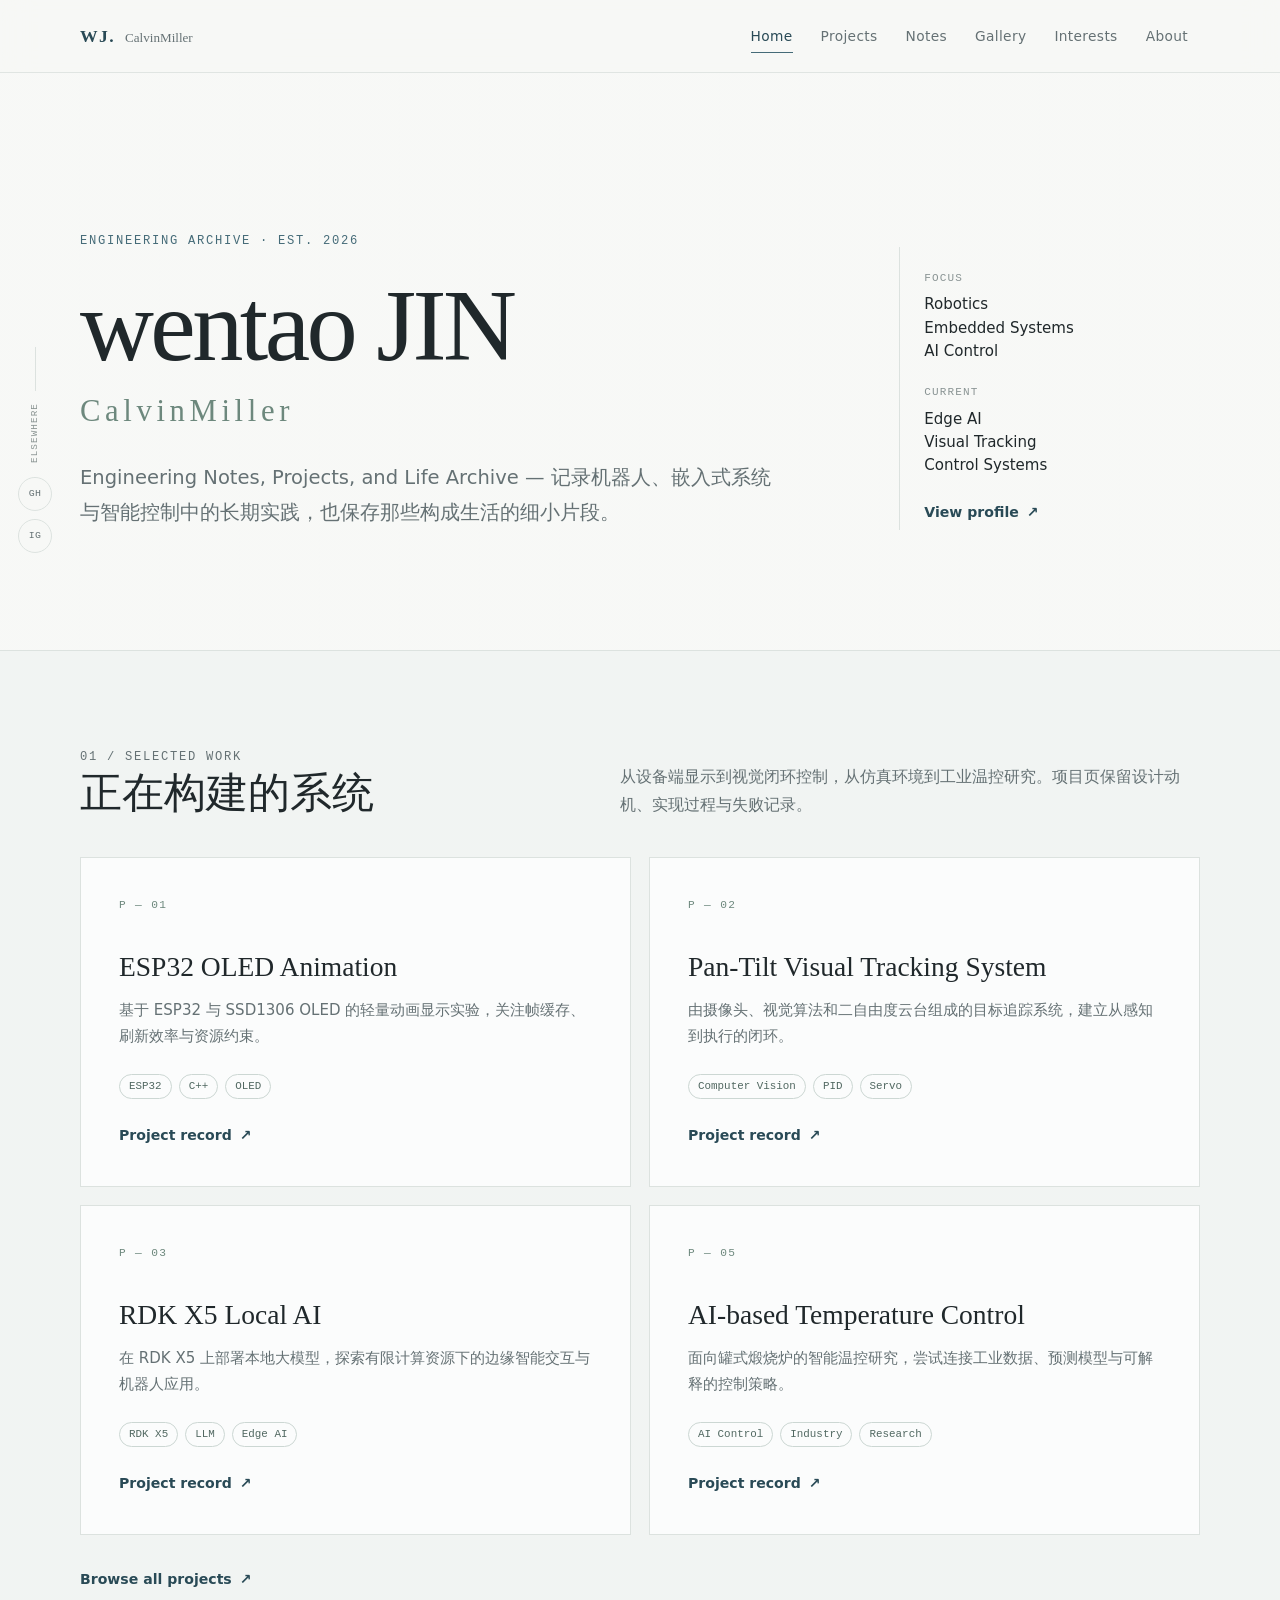
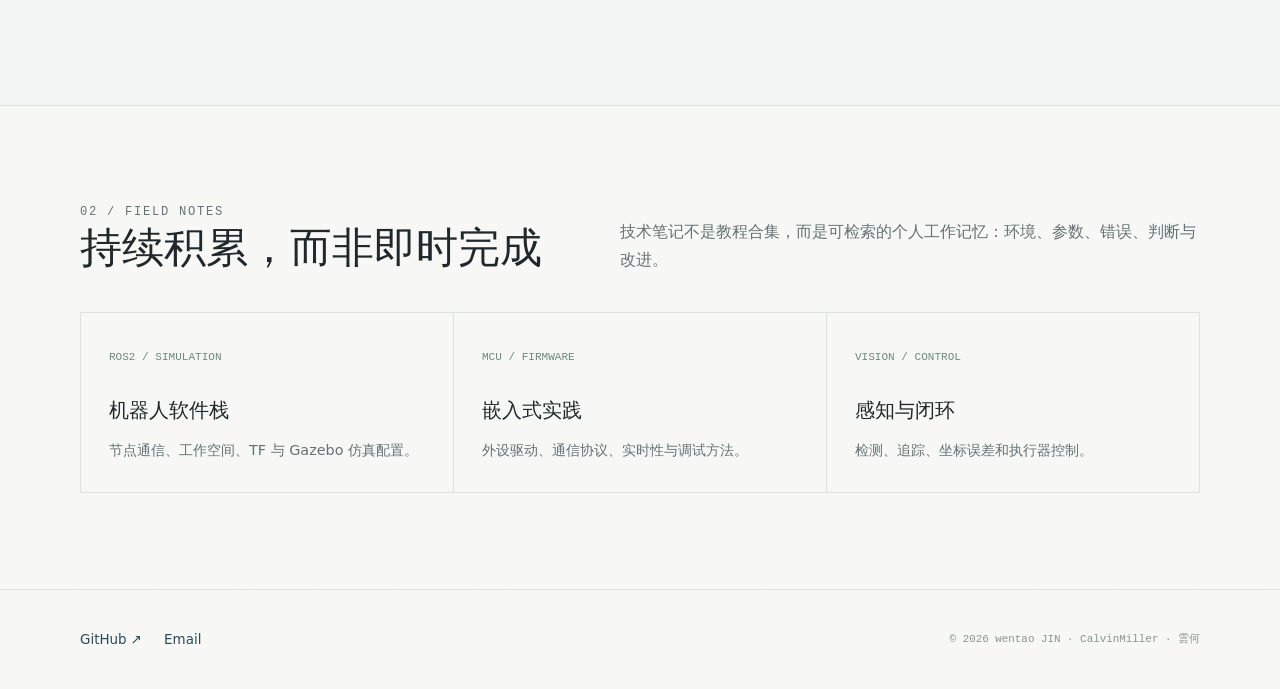
<file: index.html>
<!DOCTYPE html>
<html lang="zh-CN">
<head>
  <meta charset="UTF-8">
  <meta name="viewport" content="width=device-width, initial-scale=1.0">
  <meta name="description" content="wentao JIN 的工程项目、技术笔记与个人长期档案。">
  <title>wentao JIN — Engineering Archive</title>
  <link rel="stylesheet" href="style.css">
  <script src="script.js" defer></script>
</head>
<body>
  <a class="skip-link" href="#main">跳到正文</a>
  <header class="site-header">
    <div class="container nav-wrap">
      <a class="brand" href="index.html" aria-label="wentao JIN 首页">
        <span class="brand-mark">WJ.</span><span class="brand-cn">CalvinMiller</span>
      </a>
      <button class="menu-toggle" type="button" aria-label="打开导航" aria-expanded="false"><span></span><span></span><span></span></button>
      <nav class="site-nav" aria-label="主导航">
        <a href="index.html">Home</a><a href="projects.html">Projects</a><a href="notes.html">Notes</a>
        <a href="gallery.html">Gallery</a><a href="interests.html">Interests</a><a href="about.html">About</a>
      </nav>
    </div>
  </header>

  <main id="main">
    <section class="hero">
      <div class="container hero-grid">
        <div>
          <p class="eyebrow">Engineering Archive · Est. 2026</p>
          <h1>wentao JIN <span>CalvinMiller</span></h1>
          <p class="hero-intro">Engineering Notes, Projects, and Life Archive — 记录机器人、嵌入式系统与智能控制中的长期实践，也保存那些构成生活的细小片段。</p>
        </div>
        <aside class="hero-meta" aria-label="研究方向">
          <div><span class="meta-label">Focus</span><p>Robotics<br>Embedded Systems<br>AI Control</p></div>
          <div><span class="meta-label">Current</span><p>Edge AI<br>Visual Tracking<br>Control Systems</p></div>
          <a class="text-link" href="about.html">View profile</a>
        </aside>
      </div>
    </section>

    <section class="section section-tinted">
      <div class="container">
        <div class="section-head reveal">
          <div><p class="kicker">01 / Selected work</p><h2>正在构建的系统</h2></div>
          <p>从设备端显示到视觉闭环控制，从仿真环境到工业温控研究。项目页保留设计动机、实现过程与失败记录。</p>
        </div>
        <div class="project-grid">
          <article class="project-card reveal">
            <span class="card-index">P — 01</span><h3>ESP32 OLED Animation</h3>
            <p>基于 ESP32 与 SSD1306 OLED 的轻量动画显示实验，关注帧缓存、刷新效率与资源约束。</p>
            <div class="tags"><span class="tag">ESP32</span><span class="tag">C++</span><span class="tag">OLED</span></div>
            <a class="card-link" href="projects/esp32-oled.html">Project record</a>
          </article>
          <article class="project-card reveal">
            <span class="card-index">P — 02</span><h3>Pan-Tilt Visual Tracking System</h3>
            <p>由摄像头、视觉算法和二自由度云台组成的目标追踪系统，建立从感知到执行的闭环。</p>
            <div class="tags"><span class="tag">Computer Vision</span><span class="tag">PID</span><span class="tag">Servo</span></div>
            <a class="card-link" href="projects/pan-tilt-tracking.html">Project record</a>
          </article>
          <article class="project-card reveal">
            <span class="card-index">P — 03</span><h3>RDK X5 Local AI</h3>
            <p>在 RDK X5 上部署本地大模型，探索有限计算资源下的边缘智能交互与机器人应用。</p>
            <div class="tags"><span class="tag">RDK X5</span><span class="tag">LLM</span><span class="tag">Edge AI</span></div>
            <a class="card-link" href="projects/rdk-x5-local-ai.html">Project record</a>
          </article>
          <article class="project-card reveal">
            <span class="card-index">P — 05</span><h3>AI-based Temperature Control</h3>
            <p>面向罐式煅烧炉的智能温控研究，尝试连接工业数据、预测模型与可解释的控制策略。</p>
            <div class="tags"><span class="tag">AI Control</span><span class="tag">Industry</span><span class="tag">Research</span></div>
            <a class="card-link" href="projects/ai-temperature-control.html">Project record</a>
          </article>
        </div>
        <p style="margin-top: 30px"><a class="text-link" href="projects.html">Browse all projects</a></p>
      </div>
    </section>

    <section class="section">
      <div class="container">
        <div class="section-head reveal">
          <div><p class="kicker">02 / Field notes</p><h2>持续积累，而非即时完成</h2></div>
          <p>技术笔记不是教程合集，而是可检索的个人工作记忆：环境、参数、错误、判断与改进。</p>
        </div>
        <div class="archive-grid reveal">
          <article class="archive-item"><span>ROS2 / SIMULATION</span><h3>机器人软件栈</h3><p>节点通信、工作空间、TF 与 Gazebo 仿真配置。</p></article>
          <article class="archive-item"><span>MCU / FIRMWARE</span><h3>嵌入式实践</h3><p>外设驱动、通信协议、实时性与调试方法。</p></article>
          <article class="archive-item"><span>VISION / CONTROL</span><h3>感知与闭环</h3><p>检测、追踪、坐标误差和执行器控制。</p></article>
        </div>
      </div>
    </section>
  </main>

  <footer class="site-footer">
    <div class="container footer-wrap">
      <div class="footer-links"><a href="https://github.com/your-username" target="_blank" rel="noreferrer">GitHub ↗</a><a href="mailto:your-email@example.com">Email</a></div>
      <p class="copyright">© <span data-year></span> wentao JIN · CalvinMiller · 雲何</p>
    </div>
  </footer>
</body>
</html>
</file>
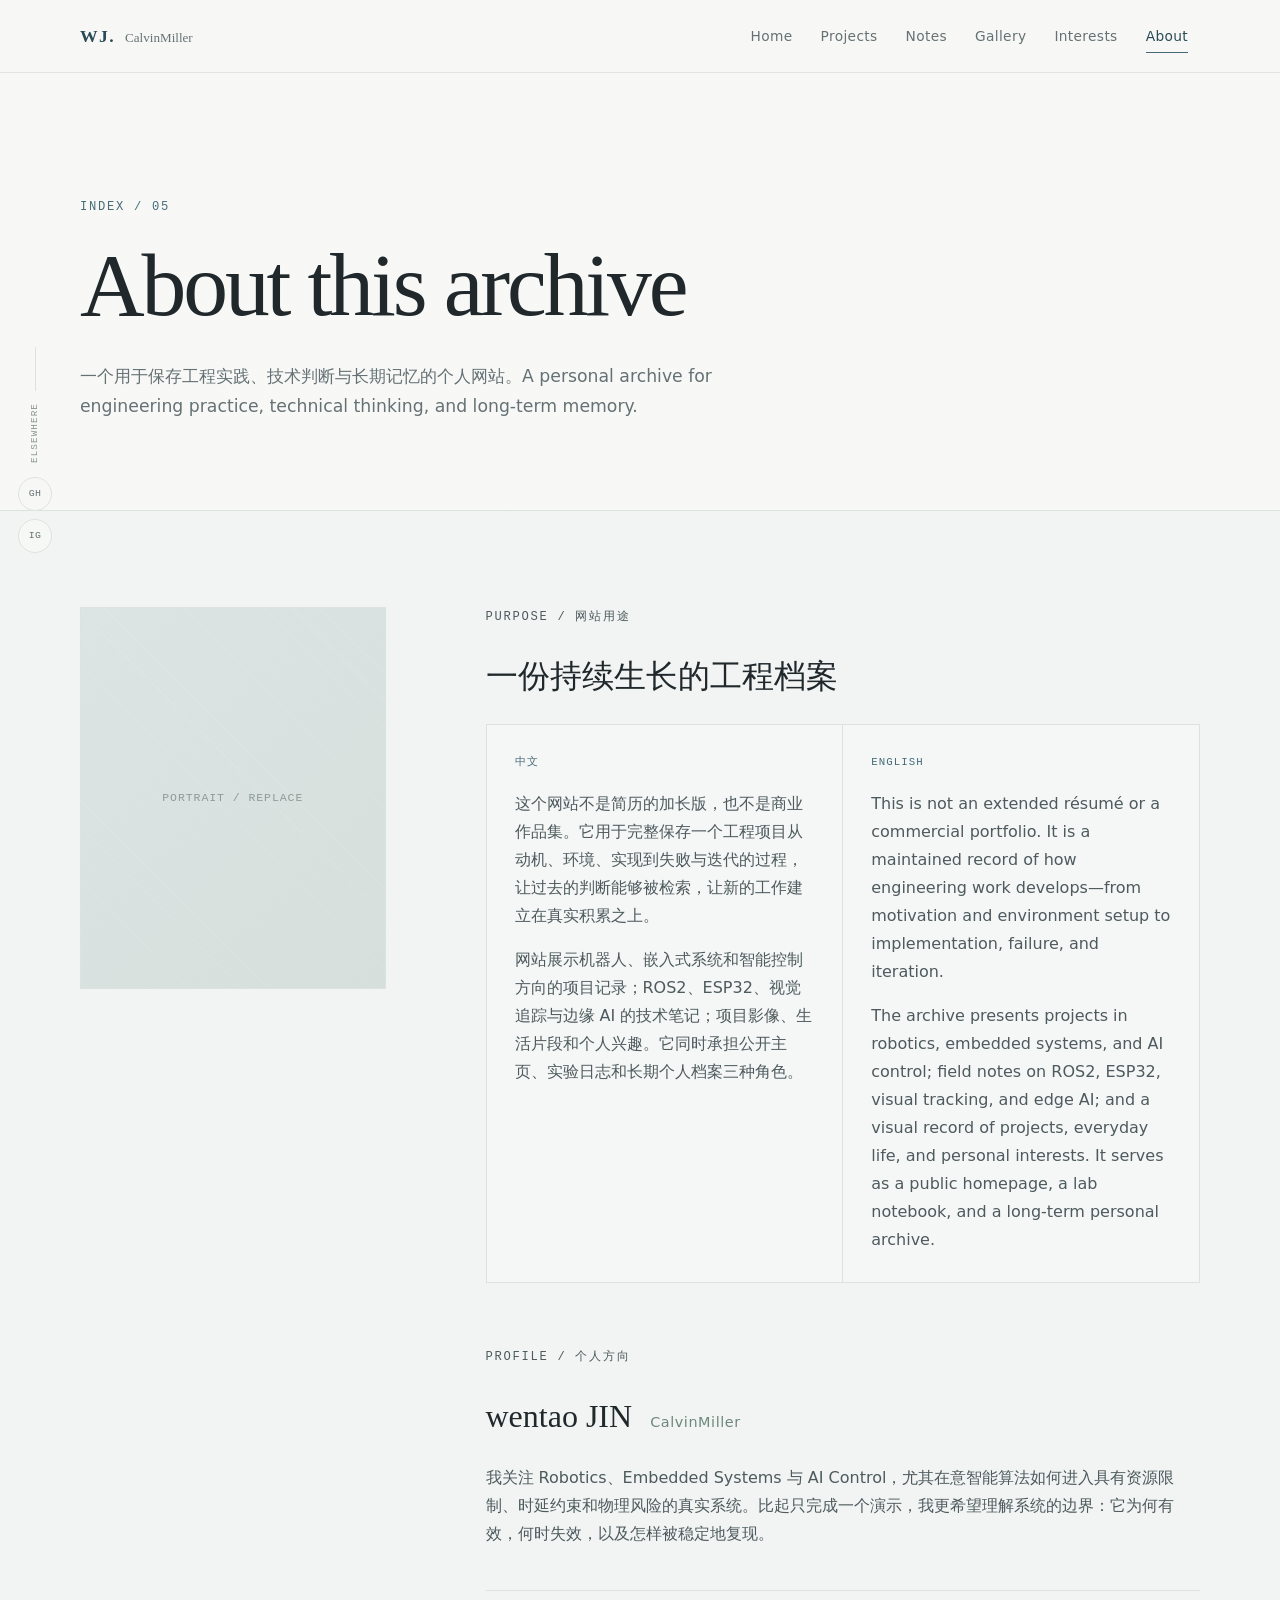
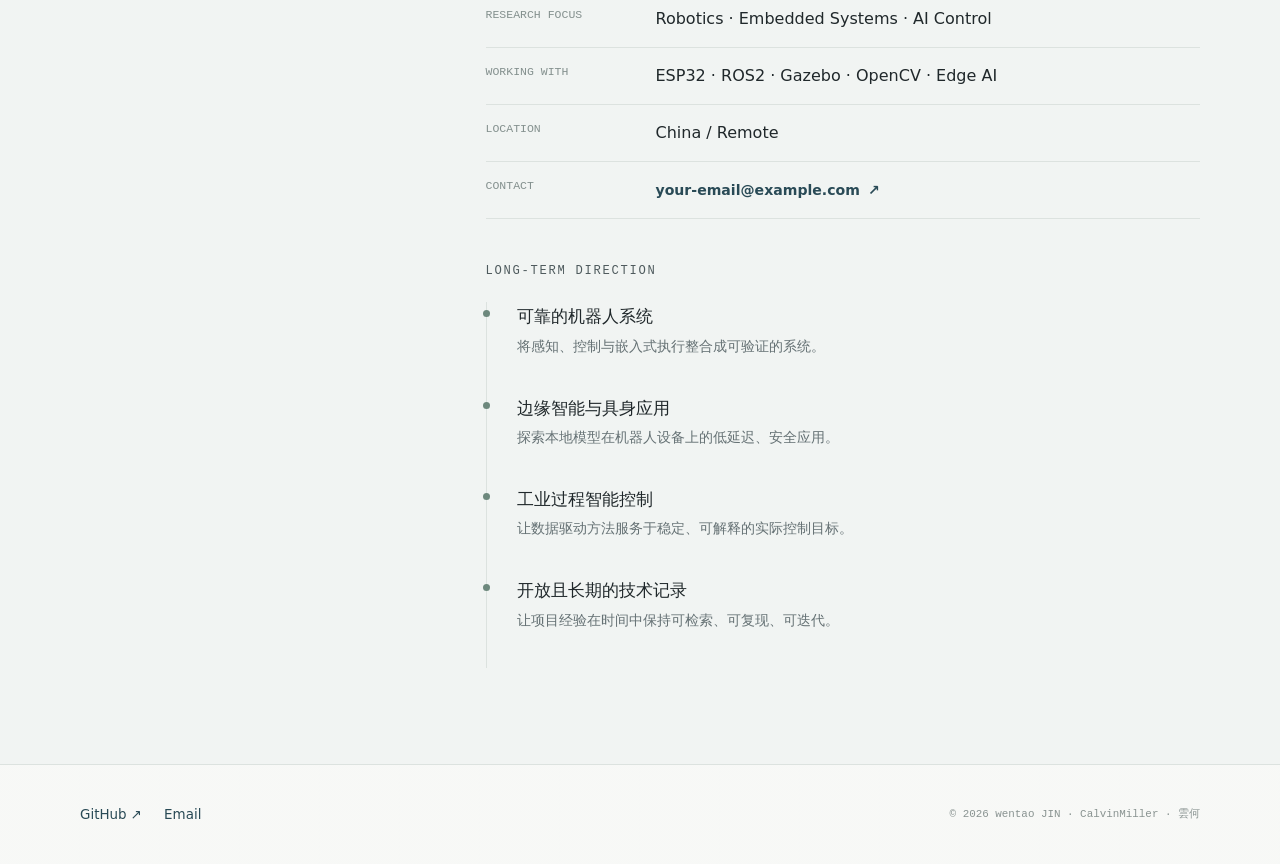
<file: about.html>
<!DOCTYPE html>
<html lang="zh-CN">
<head>
  <meta charset="UTF-8"><meta name="viewport" content="width=device-width, initial-scale=1.0">
  <meta name="description" content="关于 wentao JIN 的个人工程档案网站。"><title>About — wentao JIN</title>
  <link rel="stylesheet" href="style.css"><script src="script.js" defer></script>
</head>
<body>
  <a class="skip-link" href="#main">跳到正文</a>
  <header class="site-header"><div class="container nav-wrap"><a class="brand" href="index.html"><span class="brand-mark">WJ.</span><span class="brand-cn">CalvinMiller</span></a><button class="menu-toggle" type="button" aria-label="打开导航" aria-expanded="false"><span></span><span></span><span></span></button><nav class="site-nav" aria-label="主导航"><a href="index.html">Home</a><a href="projects.html">Projects</a><a href="notes.html">Notes</a><a href="gallery.html">Gallery</a><a href="interests.html">Interests</a><a href="about.html">About</a></nav></div></header>
  <main id="main">
    <header class="page-hero"><div class="container"><p class="eyebrow">Index / 05</p><h1>About this archive</h1><p class="page-lead">一个用于保存工程实践、技术判断与长期记忆的个人网站。A personal archive for engineering practice, technical thinking, and long-term memory.</p></div></header>
    <section class="section section-tinted"><div class="container about-layout">
      <aside><div class="portrait-placeholder"><div class="placeholder-visual">PORTRAIT / REPLACE</div></div></aside>
      <div class="about-copy reveal">
        <p class="kicker">Purpose / 网站用途</p><h2>一份持续生长的工程档案</h2>
        <div class="bilingual-block"><div><span class="language-label">中文</span><p>这个网站不是简历的加长版，也不是商业作品集。它用于完整保存一个工程项目从动机、环境、实现到失败与迭代的过程，让过去的判断能够被检索，让新的工作建立在真实积累之上。</p><p>网站展示机器人、嵌入式系统和智能控制方向的项目记录；ROS2、ESP32、视觉追踪与边缘 AI 的技术笔记；项目影像、生活片段和个人兴趣。它同时承担公开主页、实验日志和长期个人档案三种角色。</p></div><div lang="en"><span class="language-label">English</span><p>This is not an extended résumé or a commercial portfolio. It is a maintained record of how engineering work develops—from motivation and environment setup to implementation, failure, and iteration.</p><p>The archive presents projects in robotics, embedded systems, and AI control; field notes on ROS2, ESP32, visual tracking, and edge AI; and a visual record of projects, everyday life, and personal interests. It serves as a public homepage, a lab notebook, and a long-term personal archive.</p></div></div>
        <p class="kicker">Profile / 个人方向</p><h2>wentao JIN <small>CalvinMiller</small></h2>
        <p>我关注 Robotics、Embedded Systems 与 AI Control，尤其在意智能算法如何进入具有资源限制、时延约束和物理风险的真实系统。比起只完成一个演示，我更希望理解系统的边界：它为何有效，何时失效，以及怎样被稳定地复现。</p>
        <dl class="fact-list">
          <div class="fact"><dt>RESEARCH FOCUS</dt><dd>Robotics · Embedded Systems · AI Control</dd></div>
          <div class="fact"><dt>WORKING WITH</dt><dd>ESP32 · ROS2 · Gazebo · OpenCV · Edge AI</dd></div>
          <div class="fact"><dt>LOCATION</dt><dd>China / Remote</dd></div>
          <div class="fact"><dt>CONTACT</dt><dd><a class="text-link" href="mailto:your-email@example.com">your-email@example.com</a></dd></div>
        </dl>
        <p class="kicker">Long-term direction</p>
        <ul class="timeline">
          <li><strong>可靠的机器人系统</strong><span>将感知、控制与嵌入式执行整合成可验证的系统。</span></li>
          <li><strong>边缘智能与具身应用</strong><span>探索本地模型在机器人设备上的低延迟、安全应用。</span></li>
          <li><strong>工业过程智能控制</strong><span>让数据驱动方法服务于稳定、可解释的实际控制目标。</span></li>
          <li><strong>开放且长期的技术记录</strong><span>让项目经验在时间中保持可检索、可复现、可迭代。</span></li>
        </ul>
      </div>
    </div></section>
  </main>
  <footer class="site-footer"><div class="container footer-wrap"><div class="footer-links"><a href="https://github.com/your-username" target="_blank" rel="noreferrer">GitHub ↗</a><a href="mailto:your-email@example.com">Email</a></div><p class="copyright">© <span data-year></span> wentao JIN · CalvinMiller · 雲何</p></div></footer>
</body>
</html>
</file>
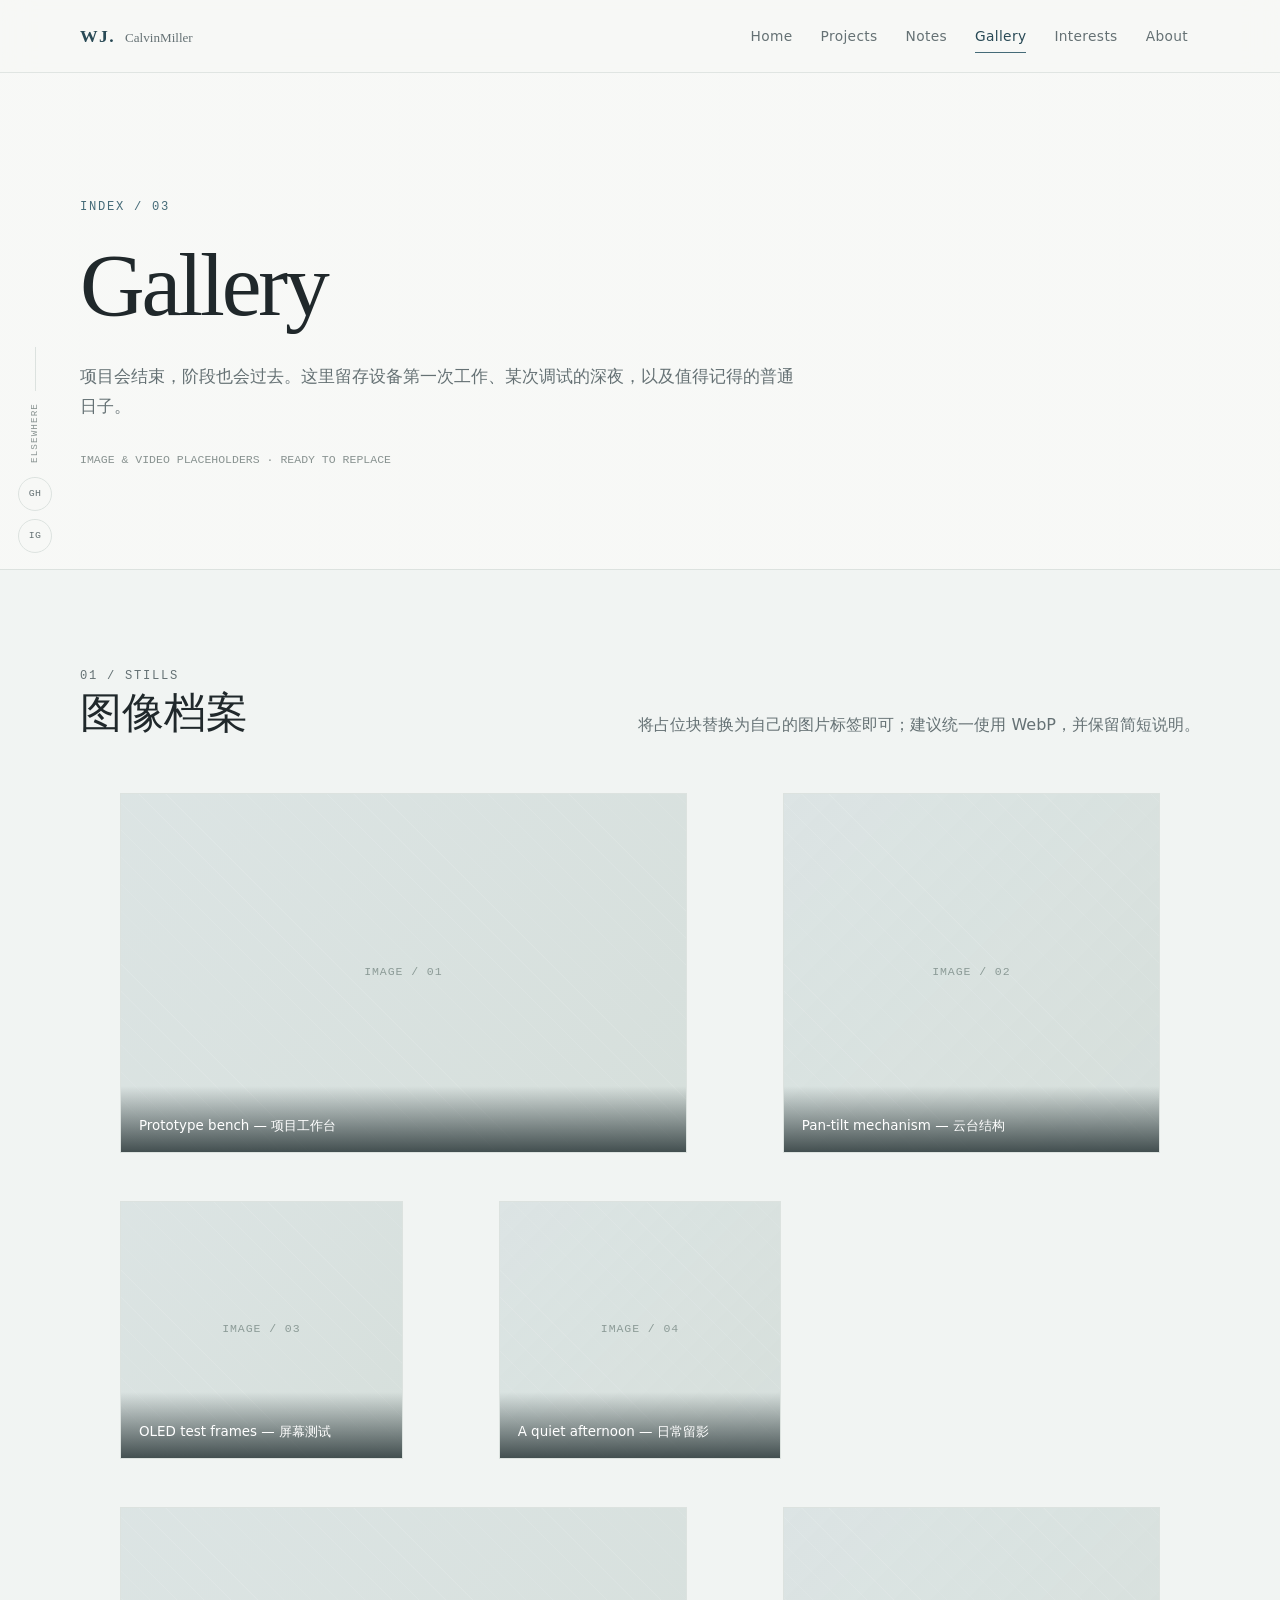
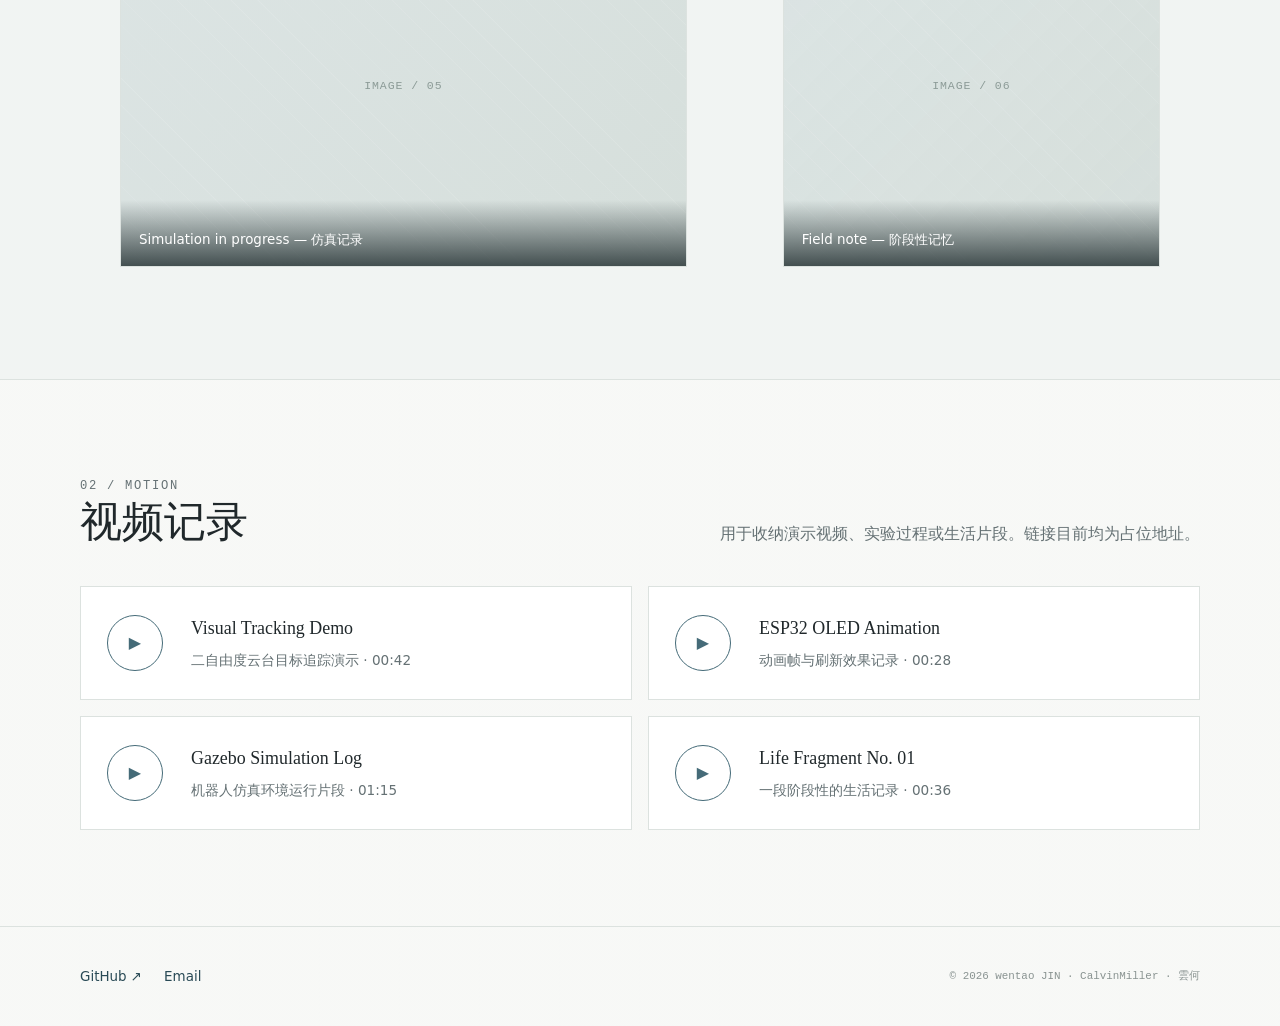
<file: gallery.html>
<!DOCTYPE html>
<html lang="zh-CN">
<head>
  <meta charset="UTF-8"><meta name="viewport" content="width=device-width, initial-scale=1.0">
  <meta name="description" content="wentao Jin 的项目照片、生活记录与视频档案。"><title>Gallery — wentao JIN</title>
  <link rel="stylesheet" href="style.css"><script src="script.js" defer></script>
</head>
<body>
  <a class="skip-link" href="#main">跳到正文</a>
  <header class="site-header"><div class="container nav-wrap"><a class="brand" href="index.html"><span class="brand-mark">WJ.</span><span class="brand-cn">CalvinMiller</span></a><button class="menu-toggle" type="button" aria-label="打开导航" aria-expanded="false"><span></span><span></span><span></span></button><nav class="site-nav" aria-label="主导航"><a href="index.html">Home</a><a href="projects.html">Projects</a><a href="notes.html">Notes</a><a href="gallery.html">Gallery</a><a href="interests.html">Interests</a><a href="about.html">About</a></nav></div></header>
  <main id="main">
    <header class="page-hero"><div class="container"><p class="eyebrow">Index / 03</p><h1>Gallery</h1><p class="page-lead">项目会结束，阶段也会过去。这里留存设备第一次工作、某次调试的深夜，以及值得记得的普通日子。</p><p class="page-note">IMAGE & VIDEO PLACEHOLDERS · READY TO REPLACE</p></div></header>
    <section class="section section-tinted"><div class="container">
      <div class="section-head"><div><p class="kicker">01 / Stills</p><h2>图像档案</h2></div><p>将占位块替换为自己的图片标签即可；建议统一使用 WebP，并保留简短说明。</p></div>
      <div class="gallery-grid">
        <figure class="gallery-card reveal"><div class="placeholder-visual">IMAGE / 01</div><figcaption class="gallery-caption">Prototype bench — 项目工作台</figcaption></figure>
        <figure class="gallery-card reveal"><div class="placeholder-visual">IMAGE / 02</div><figcaption class="gallery-caption">Pan-tilt mechanism — 云台结构</figcaption></figure>
        <figure class="gallery-card reveal"><div class="placeholder-visual">IMAGE / 03</div><figcaption class="gallery-caption">OLED test frames — 屏幕测试</figcaption></figure>
        <figure class="gallery-card reveal"><div class="placeholder-visual">IMAGE / 04</div><figcaption class="gallery-caption">A quiet afternoon — 日常留影</figcaption></figure>
        <figure class="gallery-card reveal"><div class="placeholder-visual">IMAGE / 05</div><figcaption class="gallery-caption">Simulation in progress — 仿真记录</figcaption></figure>
        <figure class="gallery-card reveal"><div class="placeholder-visual">IMAGE / 06</div><figcaption class="gallery-caption">Field note — 阶段性记忆</figcaption></figure>
      </div>
    </div></section>
    <section class="section"><div class="container">
      <div class="section-head"><div><p class="kicker">02 / Motion</p><h2>视频记录</h2></div><p>用于收纳演示视频、实验过程或生活片段。链接目前均为占位地址。</p></div>
      <div class="video-list">
        <a class="video-card reveal" href="#"><span class="play-mark">▶</span><span><h3>Visual Tracking Demo</h3><p>二自由度云台目标追踪演示 · 00:42</p></span></a>
        <a class="video-card reveal" href="#"><span class="play-mark">▶</span><span><h3>ESP32 OLED Animation</h3><p>动画帧与刷新效果记录 · 00:28</p></span></a>
        <a class="video-card reveal" href="#"><span class="play-mark">▶</span><span><h3>Gazebo Simulation Log</h3><p>机器人仿真环境运行片段 · 01:15</p></span></a>
        <a class="video-card reveal" href="#"><span class="play-mark">▶</span><span><h3>Life Fragment No. 01</h3><p>一段阶段性的生活记录 · 00:36</p></span></a>
      </div>
    </div></section>
  </main>
  <footer class="site-footer"><div class="container footer-wrap"><div class="footer-links"><a href="https://github.com/your-username" target="_blank" rel="noreferrer">GitHub ↗</a><a href="mailto:your-email@example.com">Email</a></div><p class="copyright">© <span data-year></span> wentao JIN · CalvinMiller · 雲何</p></div></footer>
</body>
</html>
</file>
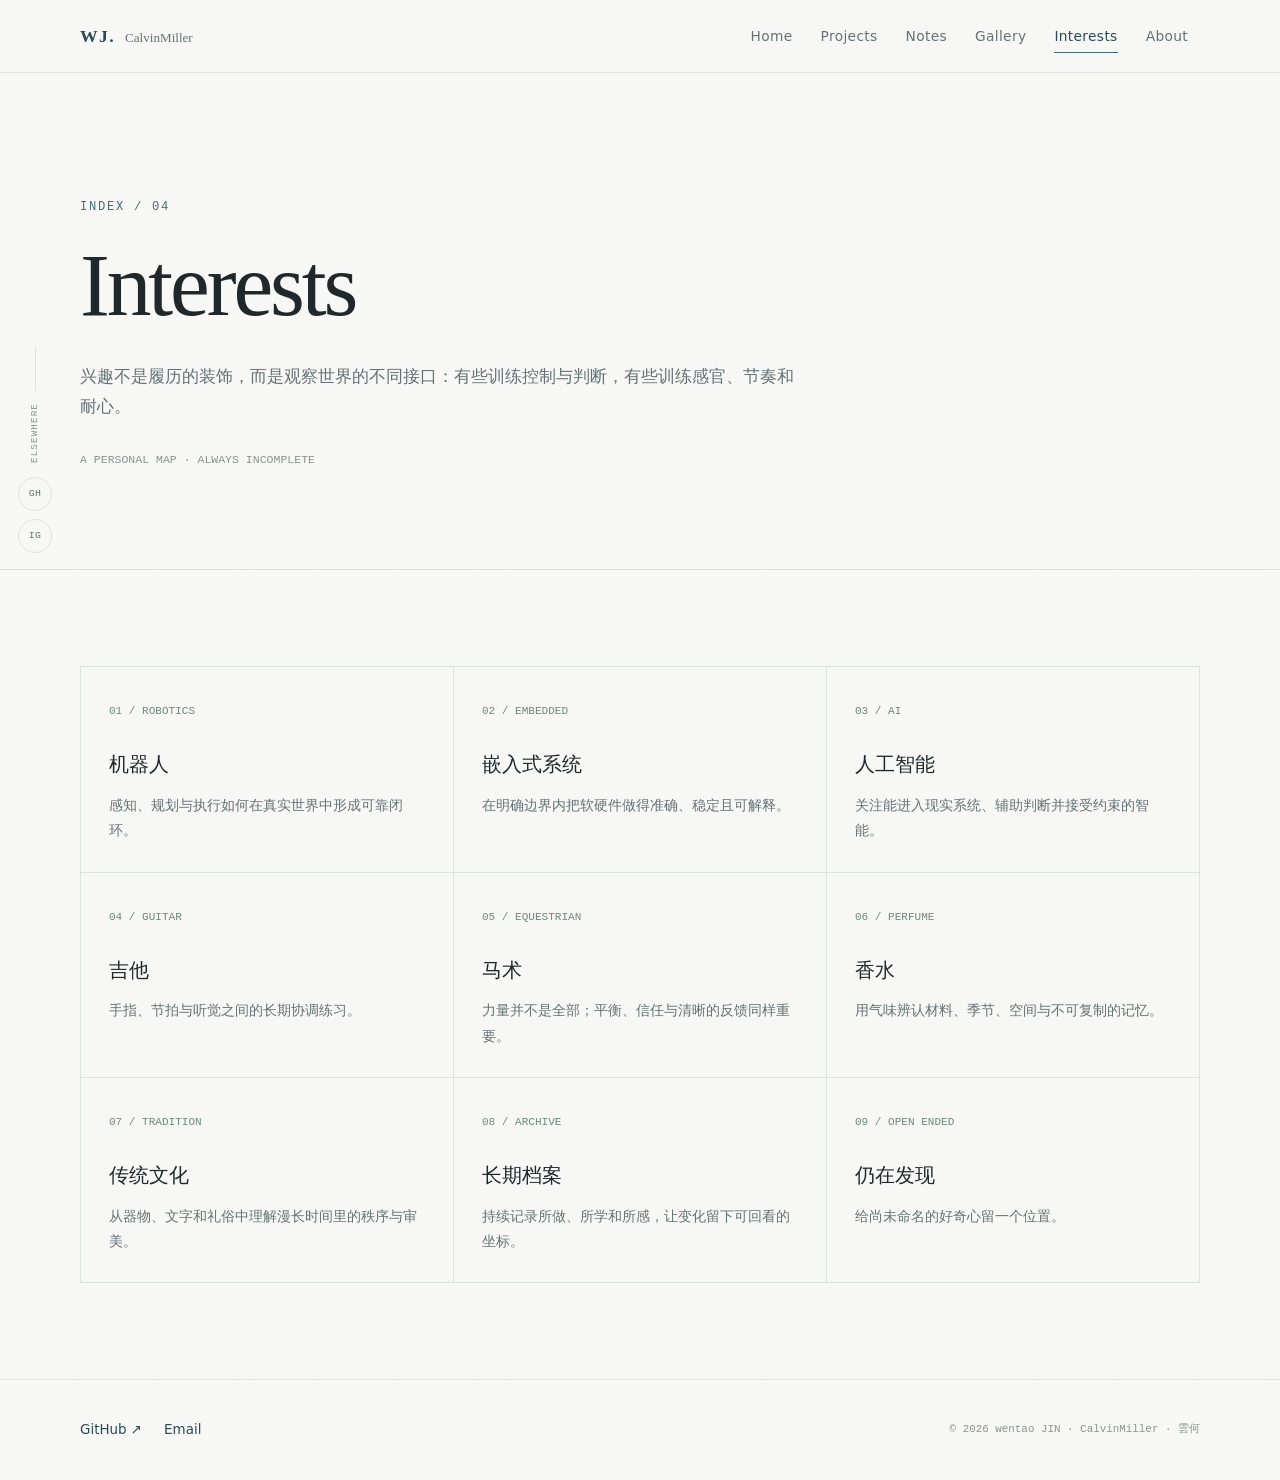
<file: interests.html>
<!DOCTYPE html>
<html lang="zh-CN">
<head>
  <meta charset="UTF-8"><meta name="viewport" content="width=device-width, initial-scale=1.0">
  <meta name="description" content="wentao JIN 关于机器人、AI、吉他、马术与传统文化的兴趣记录。"><title>Interests — wentao JIN</title>
  <link rel="stylesheet" href="style.css"><script src="script.js" defer></script>
</head>
<body>
  <a class="skip-link" href="#main">跳到正文</a>
  <header class="site-header"><div class="container nav-wrap"><a class="brand" href="index.html"><span class="brand-mark">WJ.</span><span class="brand-cn">CalvinMiller</span></a><button class="menu-toggle" type="button" aria-label="打开导航" aria-expanded="false"><span></span><span></span><span></span></button><nav class="site-nav" aria-label="主导航"><a href="index.html">Home</a><a href="projects.html">Projects</a><a href="notes.html">Notes</a><a href="gallery.html">Gallery</a><a href="interests.html">Interests</a><a href="about.html">About</a></nav></div></header>
  <main id="main">
    <header class="page-hero"><div class="container"><p class="eyebrow">Index / 04</p><h1>Interests</h1><p class="page-lead">兴趣不是履历的装饰，而是观察世界的不同接口：有些训练控制与判断，有些训练感官、节奏和耐心。</p><p class="page-note">A PERSONAL MAP · ALWAYS INCOMPLETE</p></div></header>
    <section class="section"><div class="container">
      <div class="interest-grid reveal">
        <article class="interest-item"><span>01 / ROBOTICS</span><h3>机器人</h3><p>感知、规划与执行如何在真实世界中形成可靠闭环。</p></article>
        <article class="interest-item"><span>02 / EMBEDDED</span><h3>嵌入式系统</h3><p>在明确边界内把软硬件做得准确、稳定且可解释。</p></article>
        <article class="interest-item"><span>03 / AI</span><h3>人工智能</h3><p>关注能进入现实系统、辅助判断并接受约束的智能。</p></article>
        <article class="interest-item"><span>04 / GUITAR</span><h3>吉他</h3><p>手指、节拍与听觉之间的长期协调练习。</p></article>
        <article class="interest-item"><span>05 / EQUESTRIAN</span><h3>马术</h3><p>力量并不是全部；平衡、信任与清晰的反馈同样重要。</p></article>
        <article class="interest-item"><span>06 / PERFUME</span><h3>香水</h3><p>用气味辨认材料、季节、空间与不可复制的记忆。</p></article>
        <article class="interest-item"><span>07 / TRADITION</span><h3>传统文化</h3><p>从器物、文字和礼俗中理解漫长时间里的秩序与审美。</p></article>
        <article class="interest-item"><span>08 / ARCHIVE</span><h3>长期档案</h3><p>持续记录所做、所学和所感，让变化留下可回看的坐标。</p></article>
        <article class="interest-item"><span>09 / OPEN ENDED</span><h3>仍在发现</h3><p>给尚未命名的好奇心留一个位置。</p></article>
      </div>
    </div></section>
  </main>
  <footer class="site-footer"><div class="container footer-wrap"><div class="footer-links"><a href="https://github.com/your-username" target="_blank" rel="noreferrer">GitHub ↗</a><a href="mailto:your-email@example.com">Email</a></div><p class="copyright">© <span data-year></span> wentao JIN · CalvinMiller · 雲何</p></div></footer>
</body>
</html>
</file>
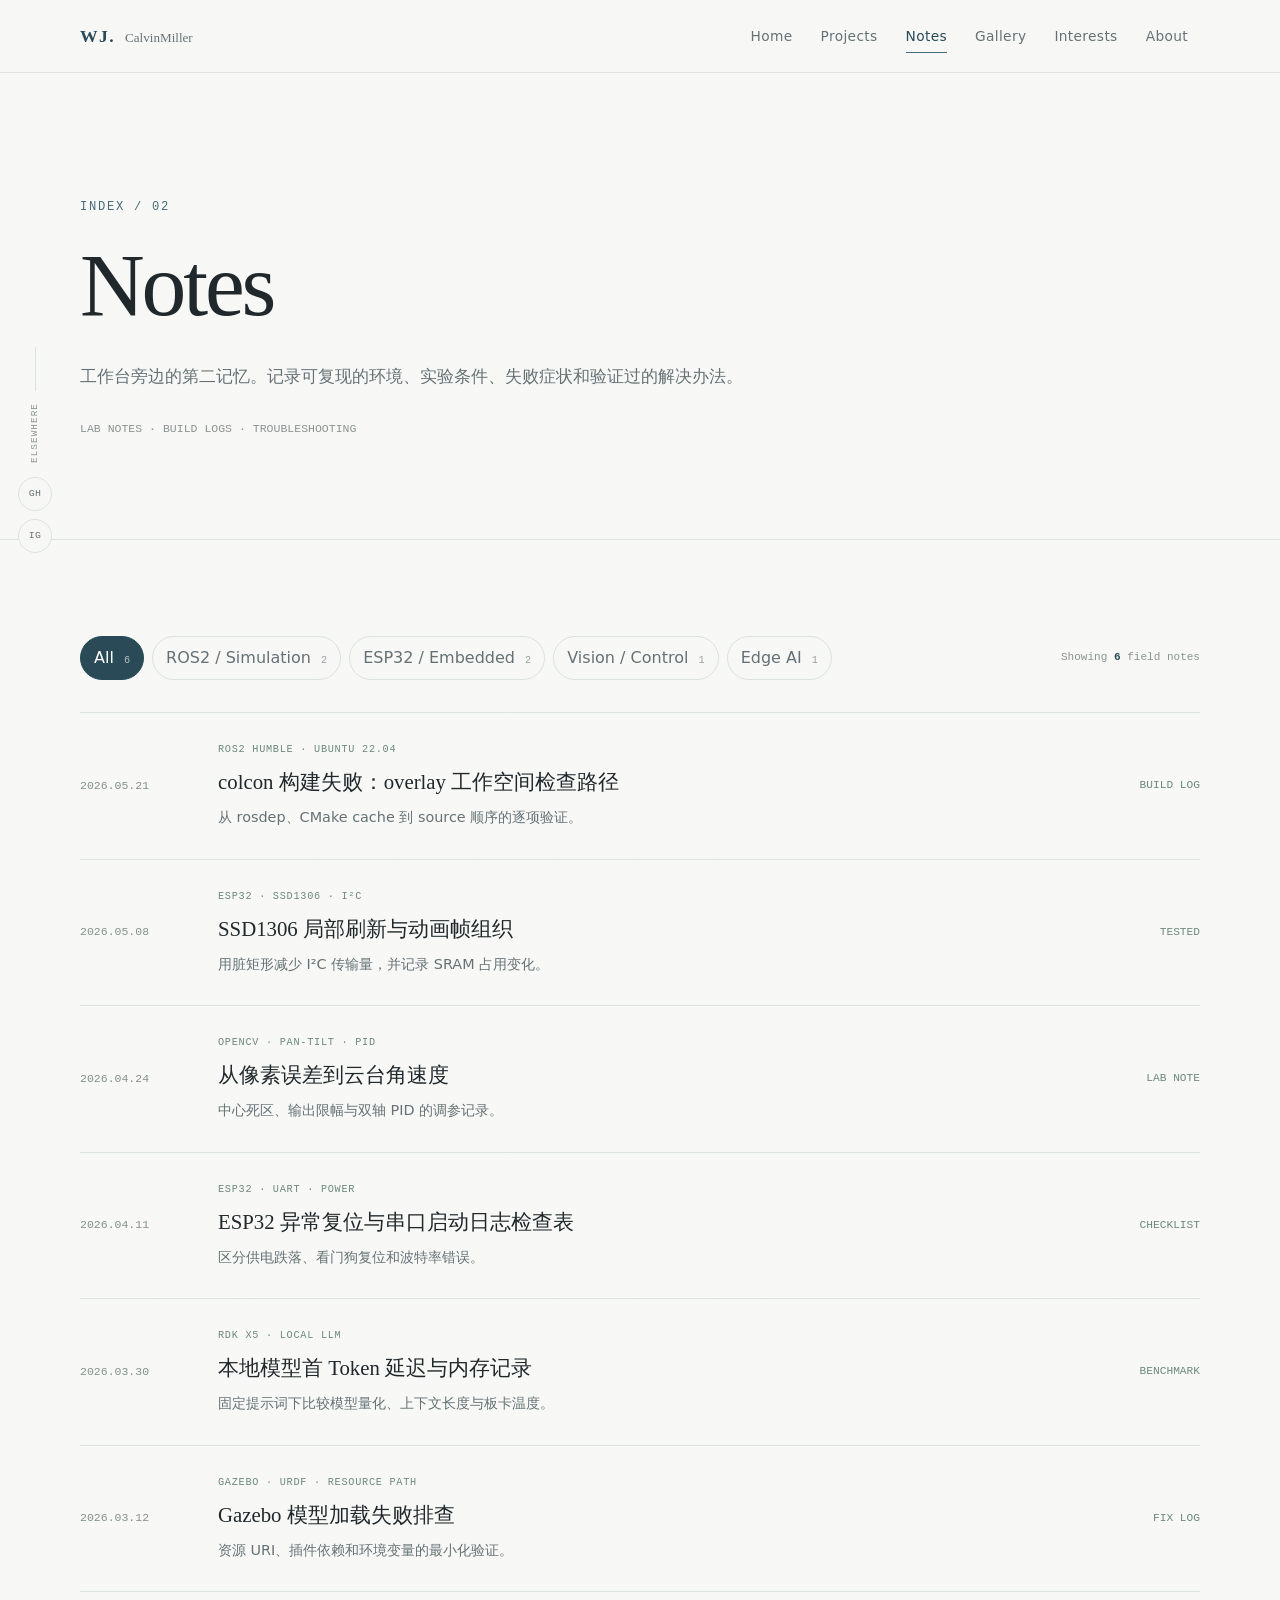
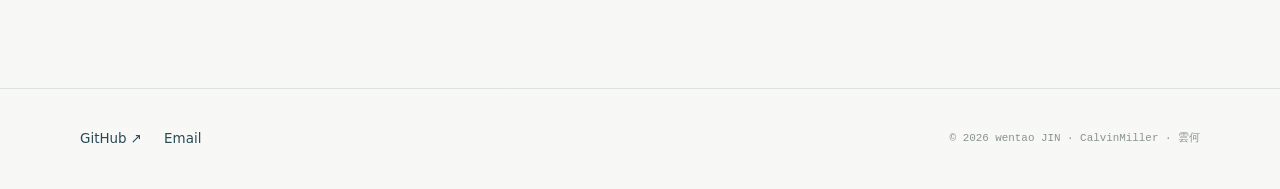
<file: notes.html>
<!DOCTYPE html>
<html lang="zh-CN">
<head>
  <meta charset="UTF-8"><meta name="viewport" content="width=device-width, initial-scale=1.0">
  <meta name="description" content="ROS2、ESP32、嵌入式与视觉追踪技术笔记。"><title>Notes — wentao JIN</title>
  <link rel="stylesheet" href="style.css"><script src="script.js" defer></script>
</head>
<body>
  <a class="skip-link" href="#main">跳到正文</a>
  <header class="site-header"><div class="container nav-wrap"><a class="brand" href="index.html"><span class="brand-mark">WJ.</span><span class="brand-cn">CalvinMiller</span></a><button class="menu-toggle" type="button" aria-label="打开导航" aria-expanded="false"><span></span><span></span><span></span></button><nav class="site-nav" aria-label="主导航"><a href="index.html">Home</a><a href="projects.html">Projects</a><a href="notes.html">Notes</a><a href="gallery.html">Gallery</a><a href="interests.html">Interests</a><a href="about.html">About</a></nav></div></header>
  <main id="main">
    <header class="page-hero"><div class="container"><p class="eyebrow">Index / 02</p><h1>Notes</h1><p class="page-lead">工作台旁边的第二记忆。记录可复现的环境、实验条件、失败症状和验证过的解决办法。</p><p class="page-note">LAB NOTES · BUILD LOGS · TROUBLESHOOTING</p></div></header>
    <section class="section"><div class="container">
      <div class="filter-header"><div class="filter-bar" aria-label="笔记分类"><button class="filter-button is-active" data-filter="all">All <span>6</span></button><button class="filter-button" data-filter="ros2">ROS2 / Simulation <span>2</span></button><button class="filter-button" data-filter="embedded">ESP32 / Embedded <span>2</span></button><button class="filter-button" data-filter="vision">Vision / Control <span>1</span></button><button class="filter-button" data-filter="ai">Edge AI <span>1</span></button></div><p class="filter-summary" aria-live="polite">Showing <strong data-note-count>6</strong> field notes</p></div>
      <div class="notes-list">
        <article class="note-row reveal" data-category="ros2"><time class="note-date">2026.05.21</time><div><span class="note-topic">ROS2 HUMBLE · UBUNTU 22.04</span><h2>colcon 构建失败：overlay 工作空间检查路径</h2><p>从 rosdep、CMake cache 到 source 顺序的逐项验证。</p></div><span class="note-status">BUILD LOG</span></article>
        <article class="note-row reveal" data-category="embedded"><time class="note-date">2026.05.08</time><div><span class="note-topic">ESP32 · SSD1306 · I²C</span><h2>SSD1306 局部刷新与动画帧组织</h2><p>用脏矩形减少 I²C 传输量，并记录 SRAM 占用变化。</p></div><span class="note-status">TESTED</span></article>
        <article class="note-row reveal" data-category="vision"><time class="note-date">2026.04.24</time><div><span class="note-topic">OPENCV · PAN-TILT · PID</span><h2>从像素误差到云台角速度</h2><p>中心死区、输出限幅与双轴 PID 的调参记录。</p></div><span class="note-status">LAB NOTE</span></article>
        <article class="note-row reveal" data-category="embedded"><time class="note-date">2026.04.11</time><div><span class="note-topic">ESP32 · UART · POWER</span><h2>ESP32 异常复位与串口启动日志检查表</h2><p>区分供电跌落、看门狗复位和波特率错误。</p></div><span class="note-status">CHECKLIST</span></article>
        <article class="note-row reveal" data-category="ai"><time class="note-date">2026.03.30</time><div><span class="note-topic">RDK X5 · LOCAL LLM</span><h2>本地模型首 Token 延迟与内存记录</h2><p>固定提示词下比较模型量化、上下文长度与板卡温度。</p></div><span class="note-status">BENCHMARK</span></article>
        <article class="note-row reveal" data-category="ros2"><time class="note-date">2026.03.12</time><div><span class="note-topic">GAZEBO · URDF · RESOURCE PATH</span><h2>Gazebo 模型加载失败排查</h2><p>资源 URI、插件依赖和环境变量的最小化验证。</p></div><span class="note-status">FIX LOG</span></article>
      </div>
    </div></section>
  </main>
  <footer class="site-footer"><div class="container footer-wrap"><div class="footer-links"><a href="https://github.com/your-username" target="_blank" rel="noreferrer">GitHub ↗</a><a href="mailto:your-email@example.com">Email</a></div><p class="copyright">© <span data-year></span> wentao JIN · CalvinMiller · 雲何</p></div></footer>
</body>
</html>
</file>
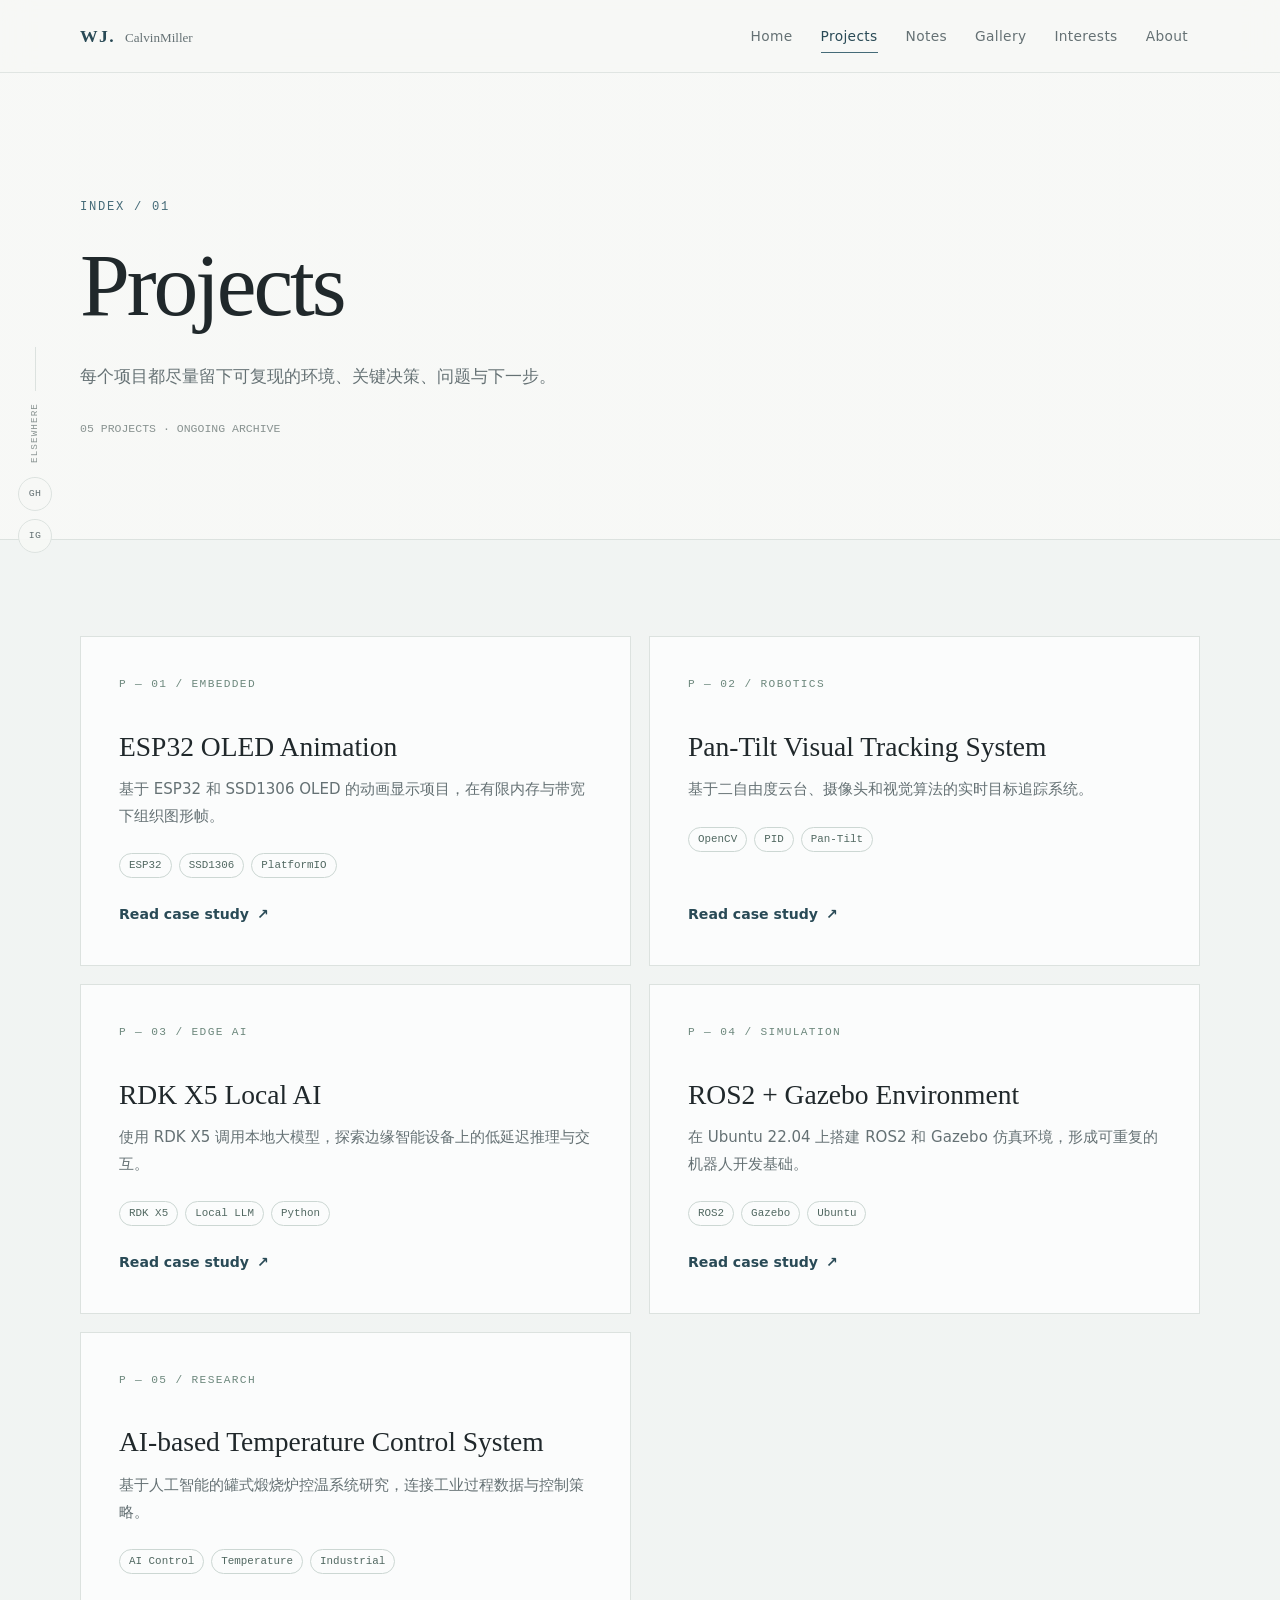
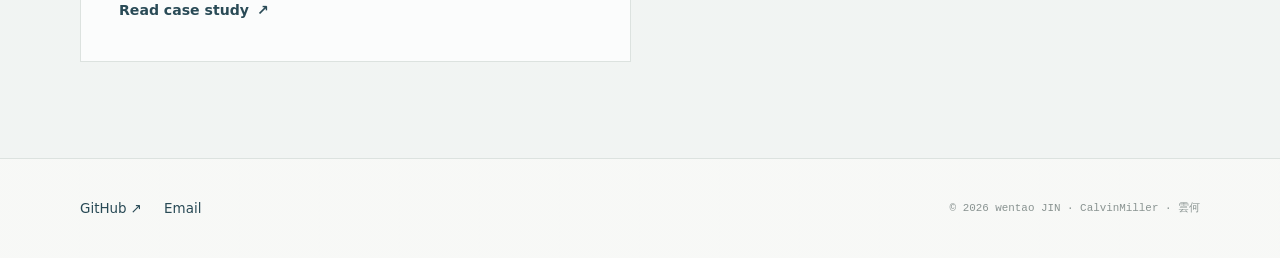
<file: projects.html>
<!DOCTYPE html>
<html lang="zh-CN">
<head>
  <meta charset="UTF-8"><meta name="viewport" content="width=device-width, initial-scale=1.0">
  <meta name="description" content="wentao Jin 的机器人、嵌入式与智能控制项目档案。">
  <title>Projects — wentao JIN</title>
  <link rel="stylesheet" href="style.css"><script src="script.js" defer></script>
</head>
<body>
  <a class="skip-link" href="#main">跳到正文</a>
  <header class="site-header"><div class="container nav-wrap">
    <a class="brand" href="index.html"><span class="brand-mark">WJ.</span><span class="brand-cn">CalvinMiller</span></a>
    <button class="menu-toggle" type="button" aria-label="打开导航" aria-expanded="false"><span></span><span></span><span></span></button>
    <nav class="site-nav" aria-label="主导航"><a href="index.html">Home</a><a href="projects.html">Projects</a><a href="notes.html">Notes</a><a href="gallery.html">Gallery</a><a href="interests.html">Interests</a><a href="about.html">About</a></nav>
  </div></header>
  <main id="main">
    <header class="page-hero"><div class="container"><p class="eyebrow">Index / 01</p><h1>Projects</h1><p class="page-lead">每个项目都尽量留下可复现的环境、关键决策、问题与下一步。</p><p class="page-note">05 PROJECTS · ONGOING ARCHIVE</p></div></header>
    <section class="section section-tinted"><div class="container"><div class="project-grid">
      <article class="project-card reveal"><span class="card-index">P — 01 / EMBEDDED</span><h3>ESP32 OLED Animation</h3><p>基于 ESP32 和 SSD1306 OLED 的动画显示项目，在有限内存与带宽下组织图形帧。</p><div class="tags"><span class="tag">ESP32</span><span class="tag">SSD1306</span><span class="tag">PlatformIO</span></div><a class="card-link" href="projects/esp32-oled.html">Read case study</a></article>
      <article class="project-card reveal"><span class="card-index">P — 02 / ROBOTICS</span><h3>Pan-Tilt Visual Tracking System</h3><p>基于二自由度云台、摄像头和视觉算法的实时目标追踪系统。</p><div class="tags"><span class="tag">OpenCV</span><span class="tag">PID</span><span class="tag">Pan-Tilt</span></div><a class="card-link" href="projects/pan-tilt-tracking.html">Read case study</a></article>
      <article class="project-card reveal"><span class="card-index">P — 03 / EDGE AI</span><h3>RDK X5 Local AI</h3><p>使用 RDK X5 调用本地大模型，探索边缘智能设备上的低延迟推理与交互。</p><div class="tags"><span class="tag">RDK X5</span><span class="tag">Local LLM</span><span class="tag">Python</span></div><a class="card-link" href="projects/rdk-x5-local-ai.html">Read case study</a></article>
      <article class="project-card reveal"><span class="card-index">P — 04 / SIMULATION</span><h3>ROS2 + Gazebo Environment</h3><p>在 Ubuntu 22.04 上搭建 ROS2 和 Gazebo 仿真环境，形成可重复的机器人开发基础。</p><div class="tags"><span class="tag">ROS2</span><span class="tag">Gazebo</span><span class="tag">Ubuntu</span></div><a class="card-link" href="projects/ros2-gazebo.html">Read case study</a></article>
      <article class="project-card reveal"><span class="card-index">P — 05 / RESEARCH</span><h3>AI-based Temperature Control System</h3><p>基于人工智能的罐式煅烧炉控温系统研究，连接工业过程数据与控制策略。</p><div class="tags"><span class="tag">AI Control</span><span class="tag">Temperature</span><span class="tag">Industrial</span></div><a class="card-link" href="projects/ai-temperature-control.html">Read case study</a></article>
    </div></div></section>
  </main>
  <footer class="site-footer"><div class="container footer-wrap"><div class="footer-links"><a href="https://github.com/your-username" target="_blank" rel="noreferrer">GitHub ↗</a><a href="mailto:your-email@example.com">Email</a></div><p class="copyright">© <span data-year></span> wentao JIN · CalvinMiller · 雲何</p></div></footer>
</body>
</html>
</file>
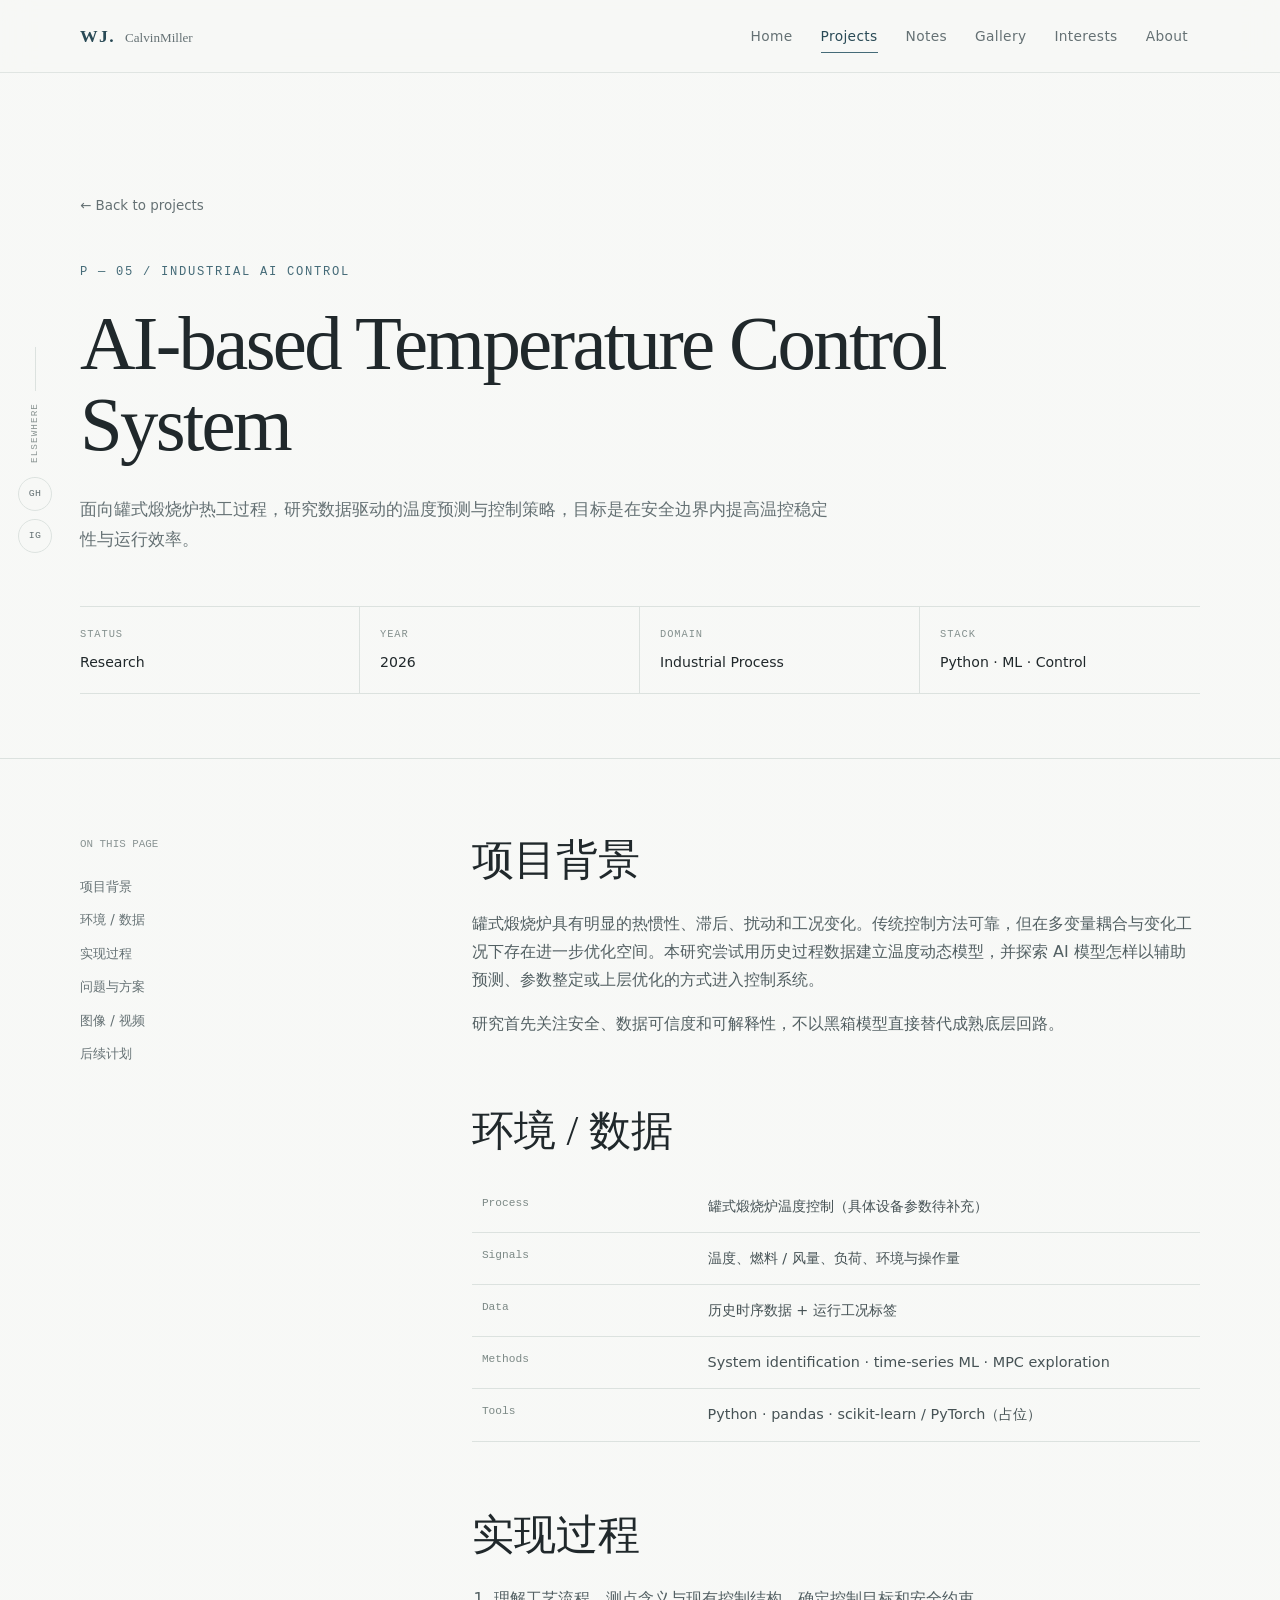
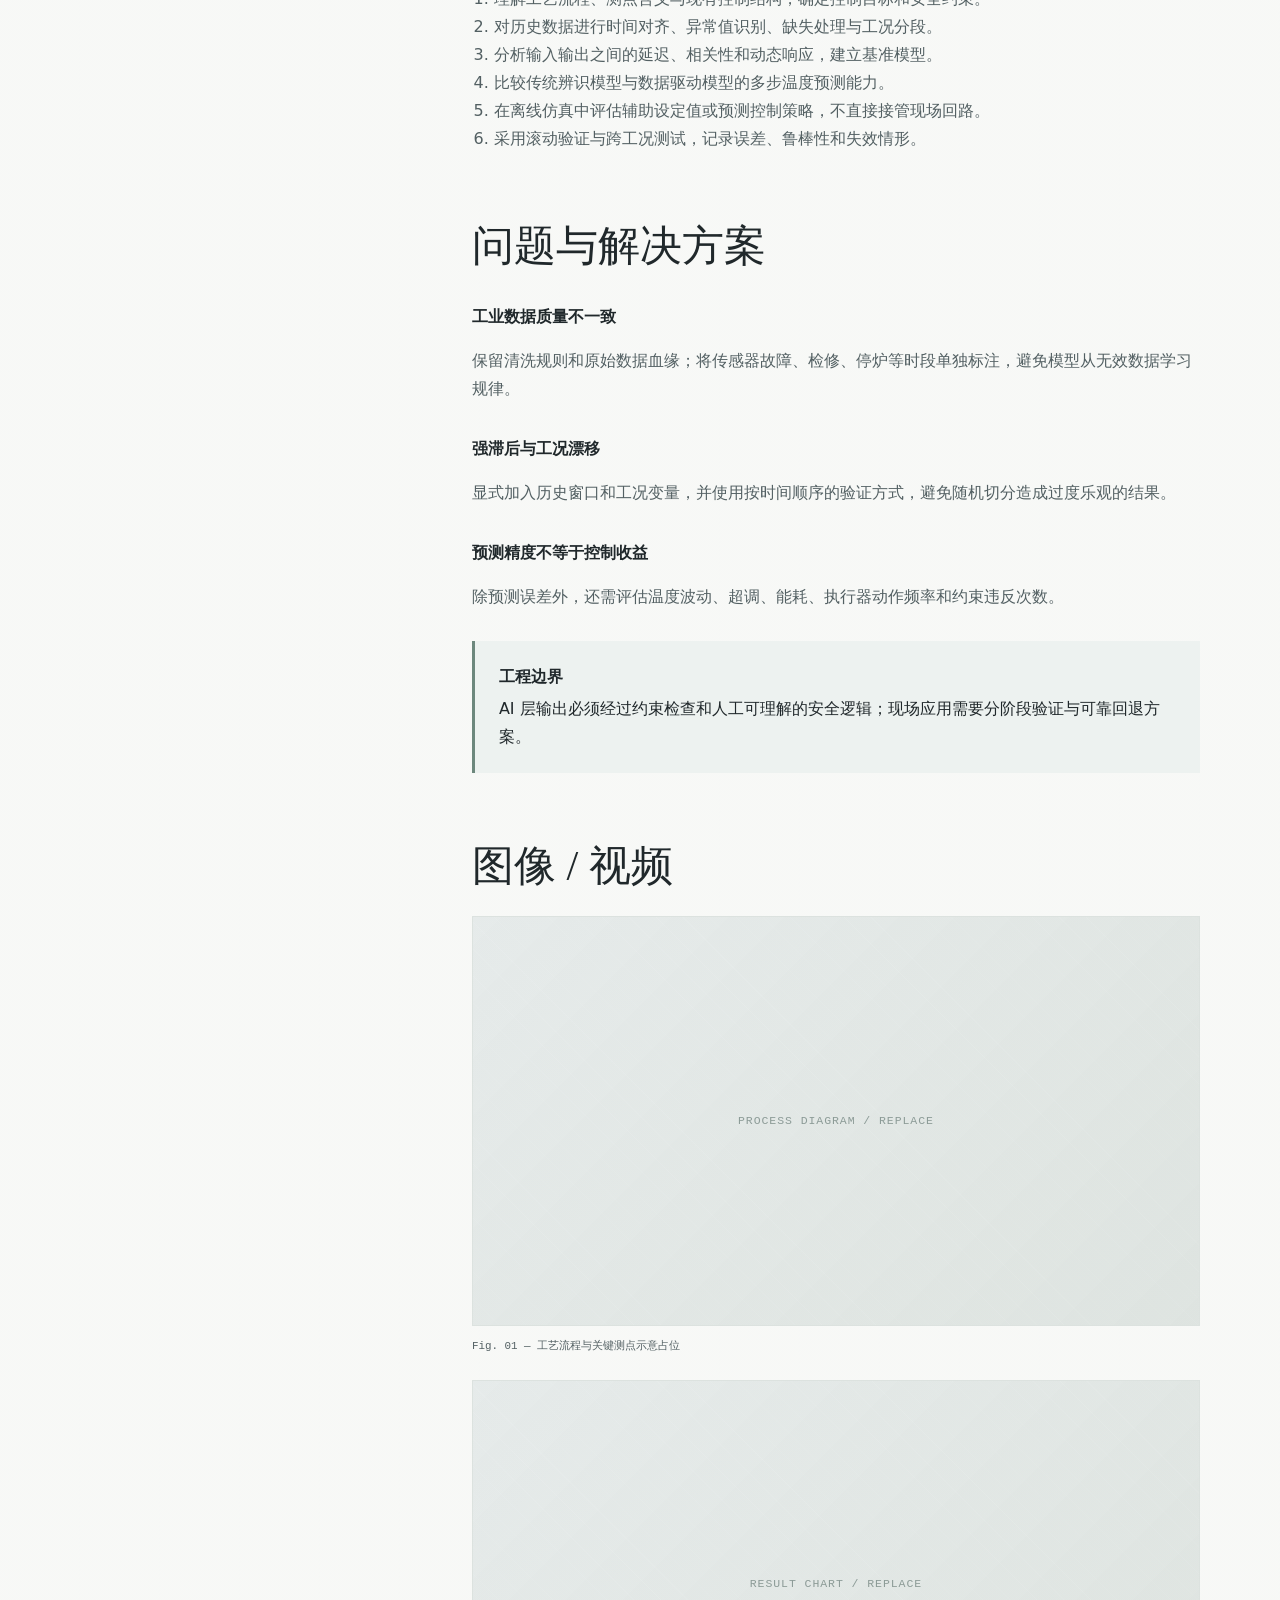
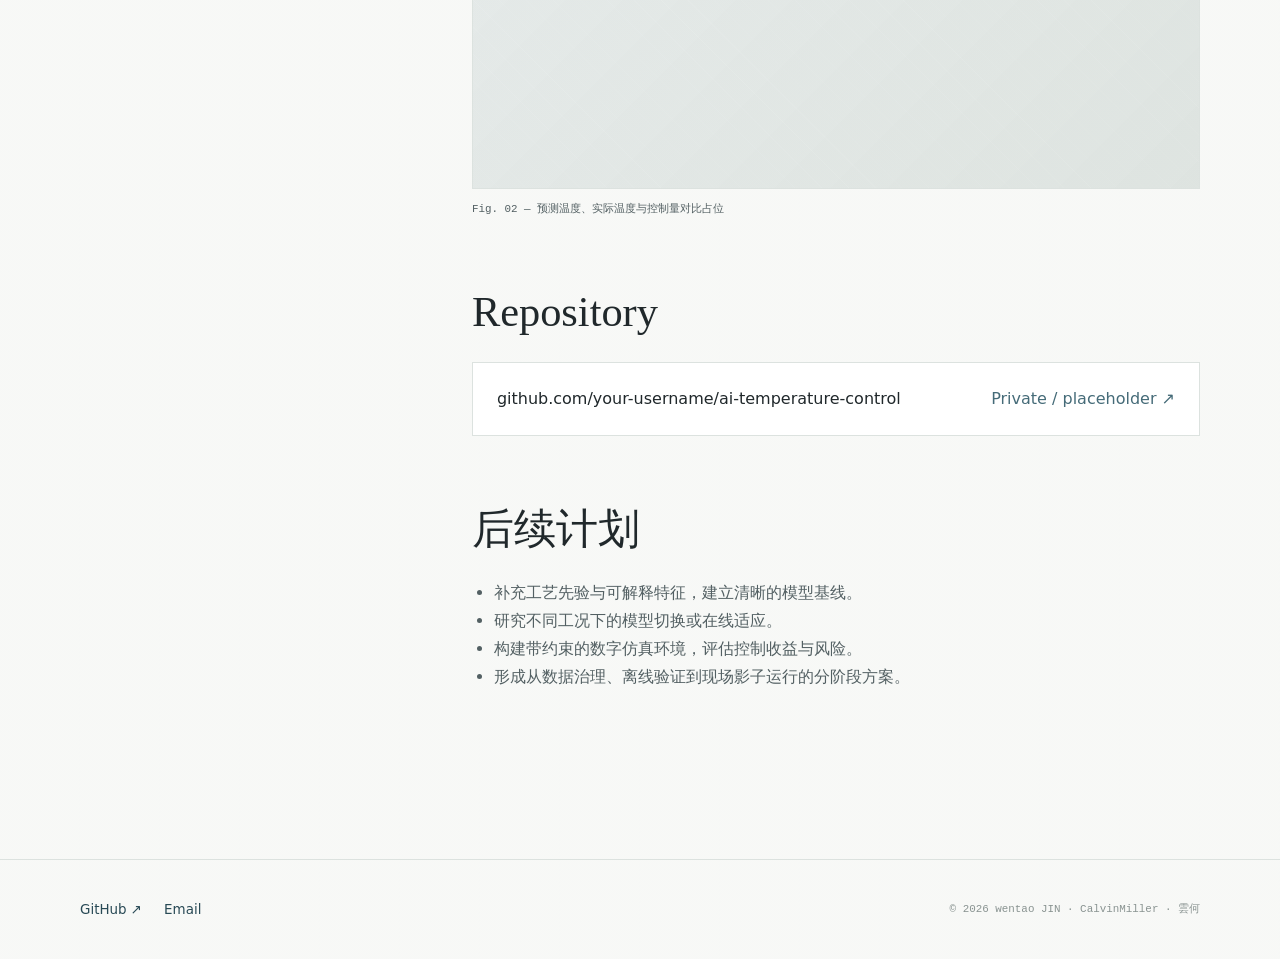
<file: projects/ai-temperature-control.html>
<!DOCTYPE html>
<html lang="zh-CN">
<head>
  <meta charset="UTF-8"><meta name="viewport" content="width=device-width, initial-scale=1.0"><meta name="description" content="基于人工智能的罐式煅烧炉控温系统研究项目记录。"><title>AI-based Temperature Control — wentao JIN</title><link rel="stylesheet" href="../style.css"><script src="../script.js" defer></script>
</head>
<body>
  <a class="skip-link" href="#main">跳到正文</a><header class="site-header"><div class="container nav-wrap"><a class="brand" href="../index.html"><span class="brand-mark">WJ.</span><span class="brand-cn">CalvinMiller</span></a><button class="menu-toggle" type="button" aria-label="打开导航" aria-expanded="false"><span></span><span></span><span></span></button><nav class="site-nav" aria-label="主导航"><a href="../index.html">Home</a><a href="../projects.html">Projects</a><a href="../notes.html">Notes</a><a href="../gallery.html">Gallery</a><a href="../interests.html">Interests</a><a href="../about.html">About</a></nav></div></header>
  <main id="main">
    <header class="project-hero"><div class="container"><a class="back-link" href="../projects.html">← Back to projects</a><p class="eyebrow">P — 05 / Industrial AI Control</p><h1>AI-based Temperature Control System</h1><p class="project-summary">面向罐式煅烧炉热工过程，研究数据驱动的温度预测与控制策略，目标是在安全边界内提高温控稳定性与运行效率。</p><div class="project-specs"><div class="spec"><span>Status</span><strong>Research</strong></div><div class="spec"><span>Year</span><strong>2026</strong></div><div class="spec"><span>Domain</span><strong>Industrial Process</strong></div><div class="spec"><span>Stack</span><strong>Python · ML · Control</strong></div></div></div></header>
    <div class="container project-body"><aside class="project-toc"><p>On this page</p><a href="#background">项目背景</a><a href="#environment">环境 / 数据</a><a href="#process">实现过程</a><a href="#problems">问题与方案</a><a href="#media">图像 / 视频</a><a href="#next">后续计划</a></aside>
      <article>
        <section class="content-block" id="background"><h2>项目背景</h2><p>罐式煅烧炉具有明显的热惯性、滞后、扰动和工况变化。传统控制方法可靠，但在多变量耦合与变化工况下存在进一步优化空间。本研究尝试用历史过程数据建立温度动态模型，并探索 AI 模型怎样以辅助预测、参数整定或上层优化的方式进入控制系统。</p><p>研究首先关注安全、数据可信度和可解释性，不以黑箱模型直接替代成熟底层回路。</p></section>
        <section class="content-block" id="environment"><h2>环境 / 数据</h2><table class="tech-table"><tr><th>Process</th><td>罐式煅烧炉温度控制（具体设备参数待补充）</td></tr><tr><th>Signals</th><td>温度、燃料 / 风量、负荷、环境与操作量</td></tr><tr><th>Data</th><td>历史时序数据 + 运行工况标签</td></tr><tr><th>Methods</th><td>System identification · time-series ML · MPC exploration</td></tr><tr><th>Tools</th><td>Python · pandas · scikit-learn / PyTorch（占位）</td></tr></table></section>
        <section class="content-block" id="process"><h2>实现过程</h2><ol><li>理解工艺流程、测点含义与现有控制结构，确定控制目标和安全约束。</li><li>对历史数据进行时间对齐、异常值识别、缺失处理与工况分段。</li><li>分析输入输出之间的延迟、相关性和动态响应，建立基准模型。</li><li>比较传统辨识模型与数据驱动模型的多步温度预测能力。</li><li>在离线仿真中评估辅助设定值或预测控制策略，不直接接管现场回路。</li><li>采用滚动验证与跨工况测试，记录误差、鲁棒性和失效情形。</li></ol></section>
        <section class="content-block" id="problems"><h2>问题与解决方案</h2><h3>工业数据质量不一致</h3><p>保留清洗规则和原始数据血缘；将传感器故障、检修、停炉等时段单独标注，避免模型从无效数据学习规律。</p><h3>强滞后与工况漂移</h3><p>显式加入历史窗口和工况变量，并使用按时间顺序的验证方式，避免随机切分造成过度乐观的结果。</p><h3>预测精度不等于控制收益</h3><p>除预测误差外，还需评估温度波动、超调、能耗、执行器动作频率和约束违反次数。</p><div class="callout"><strong>工程边界</strong>AI 层输出必须经过约束检查和人工可理解的安全逻辑；现场应用需要分阶段验证与可靠回退方案。</div></section>
        <section class="content-block" id="media"><h2>图像 / 视频</h2><div class="media-placeholder placeholder-visual">PROCESS DIAGRAM / REPLACE</div><p class="caption">Fig. 01 — 工艺流程与关键测点示意占位</p><div class="media-placeholder placeholder-visual">RESULT CHART / REPLACE</div><p class="caption">Fig. 02 — 预测温度、实际温度与控制量对比占位</p></section>
        <section class="content-block"><h2>Repository</h2><a class="repo-link" href="https://github.com/your-username/ai-temperature-control" target="_blank" rel="noreferrer"><span>github.com/your-username/ai-temperature-control</span><span>Private / placeholder ↗</span></a></section>
        <section class="content-block" id="next"><h2>后续计划</h2><ul><li>补充工艺先验与可解释特征，建立清晰的模型基线。</li><li>研究不同工况下的模型切换或在线适应。</li><li>构建带约束的数字仿真环境，评估控制收益与风险。</li><li>形成从数据治理、离线验证到现场影子运行的分阶段方案。</li></ul></section>
      </article>
    </div>
  </main><footer class="site-footer"><div class="container footer-wrap"><div class="footer-links"><a href="https://github.com/your-username" target="_blank" rel="noreferrer">GitHub ↗</a><a href="mailto:your-email@example.com">Email</a></div><p class="copyright">© <span data-year></span> wentao JIN · CalvinMiller · 雲何</p></div></footer>
</body></html>
</file>
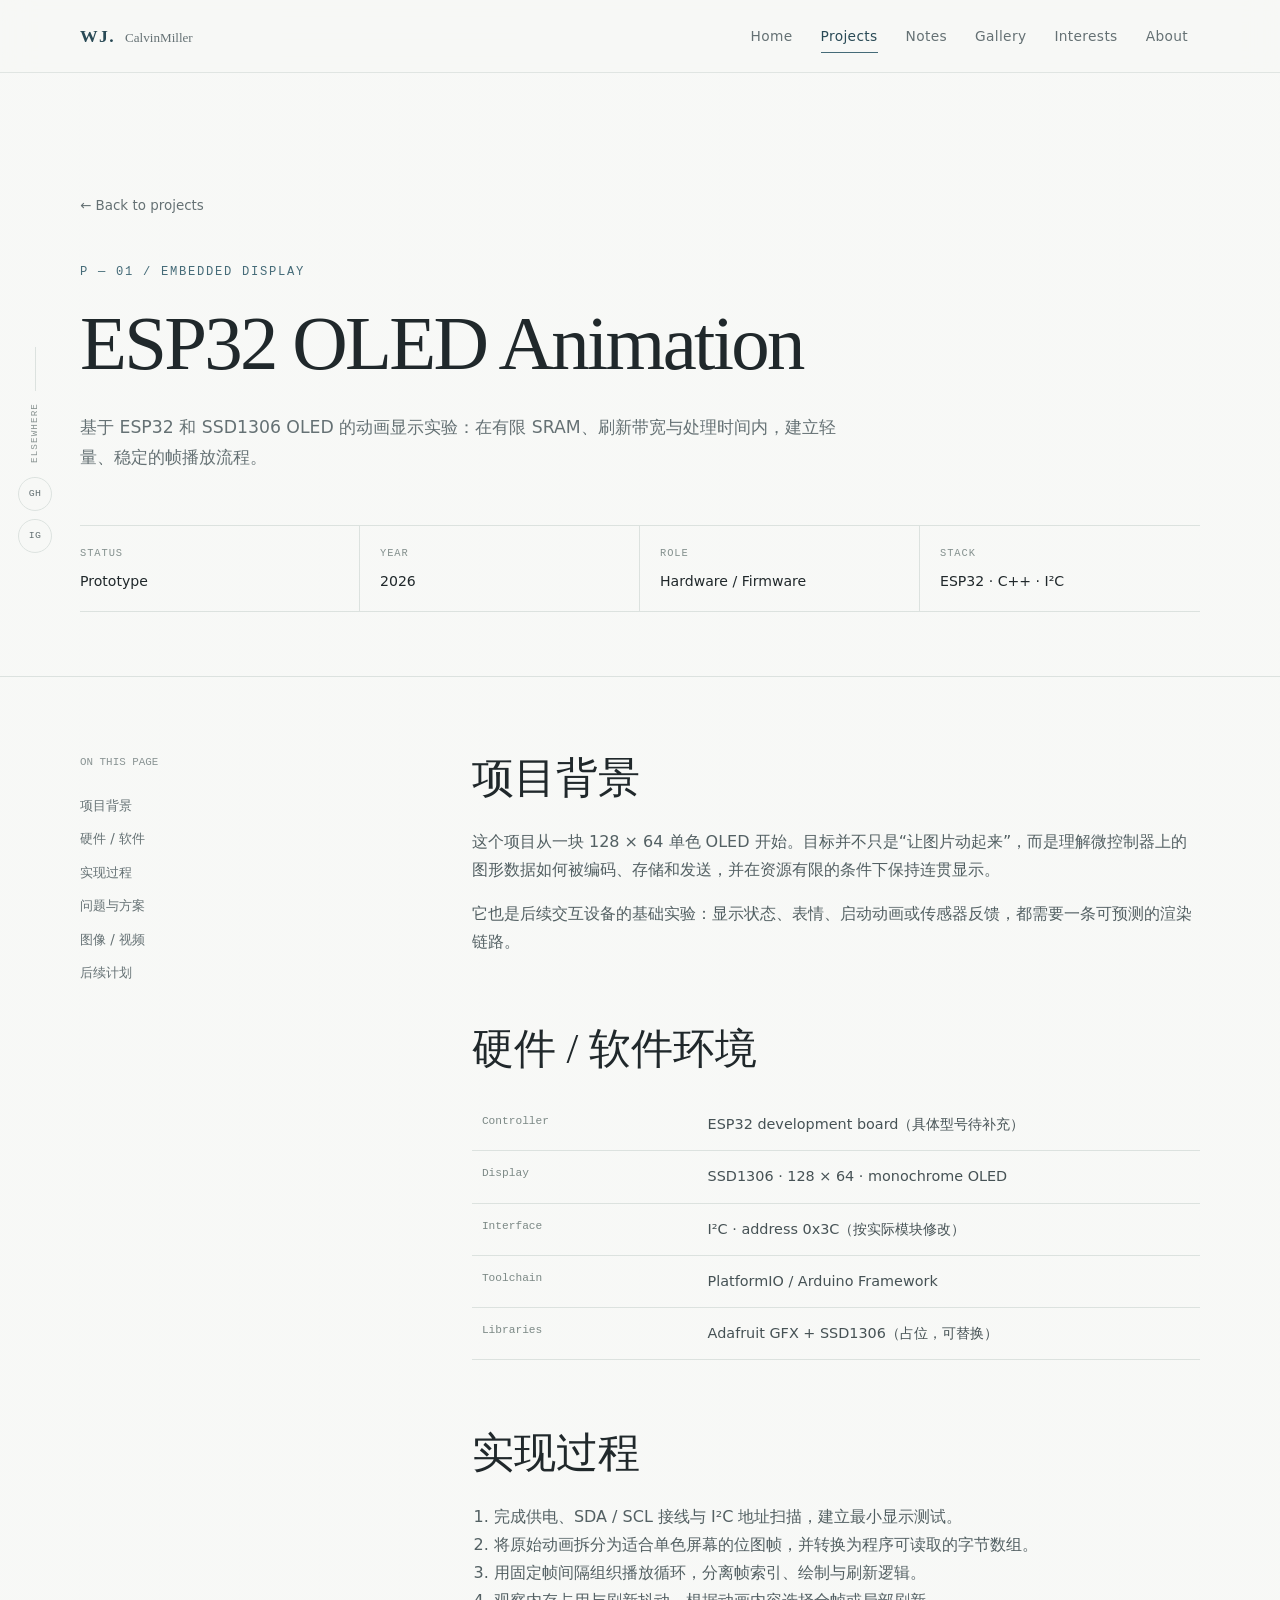
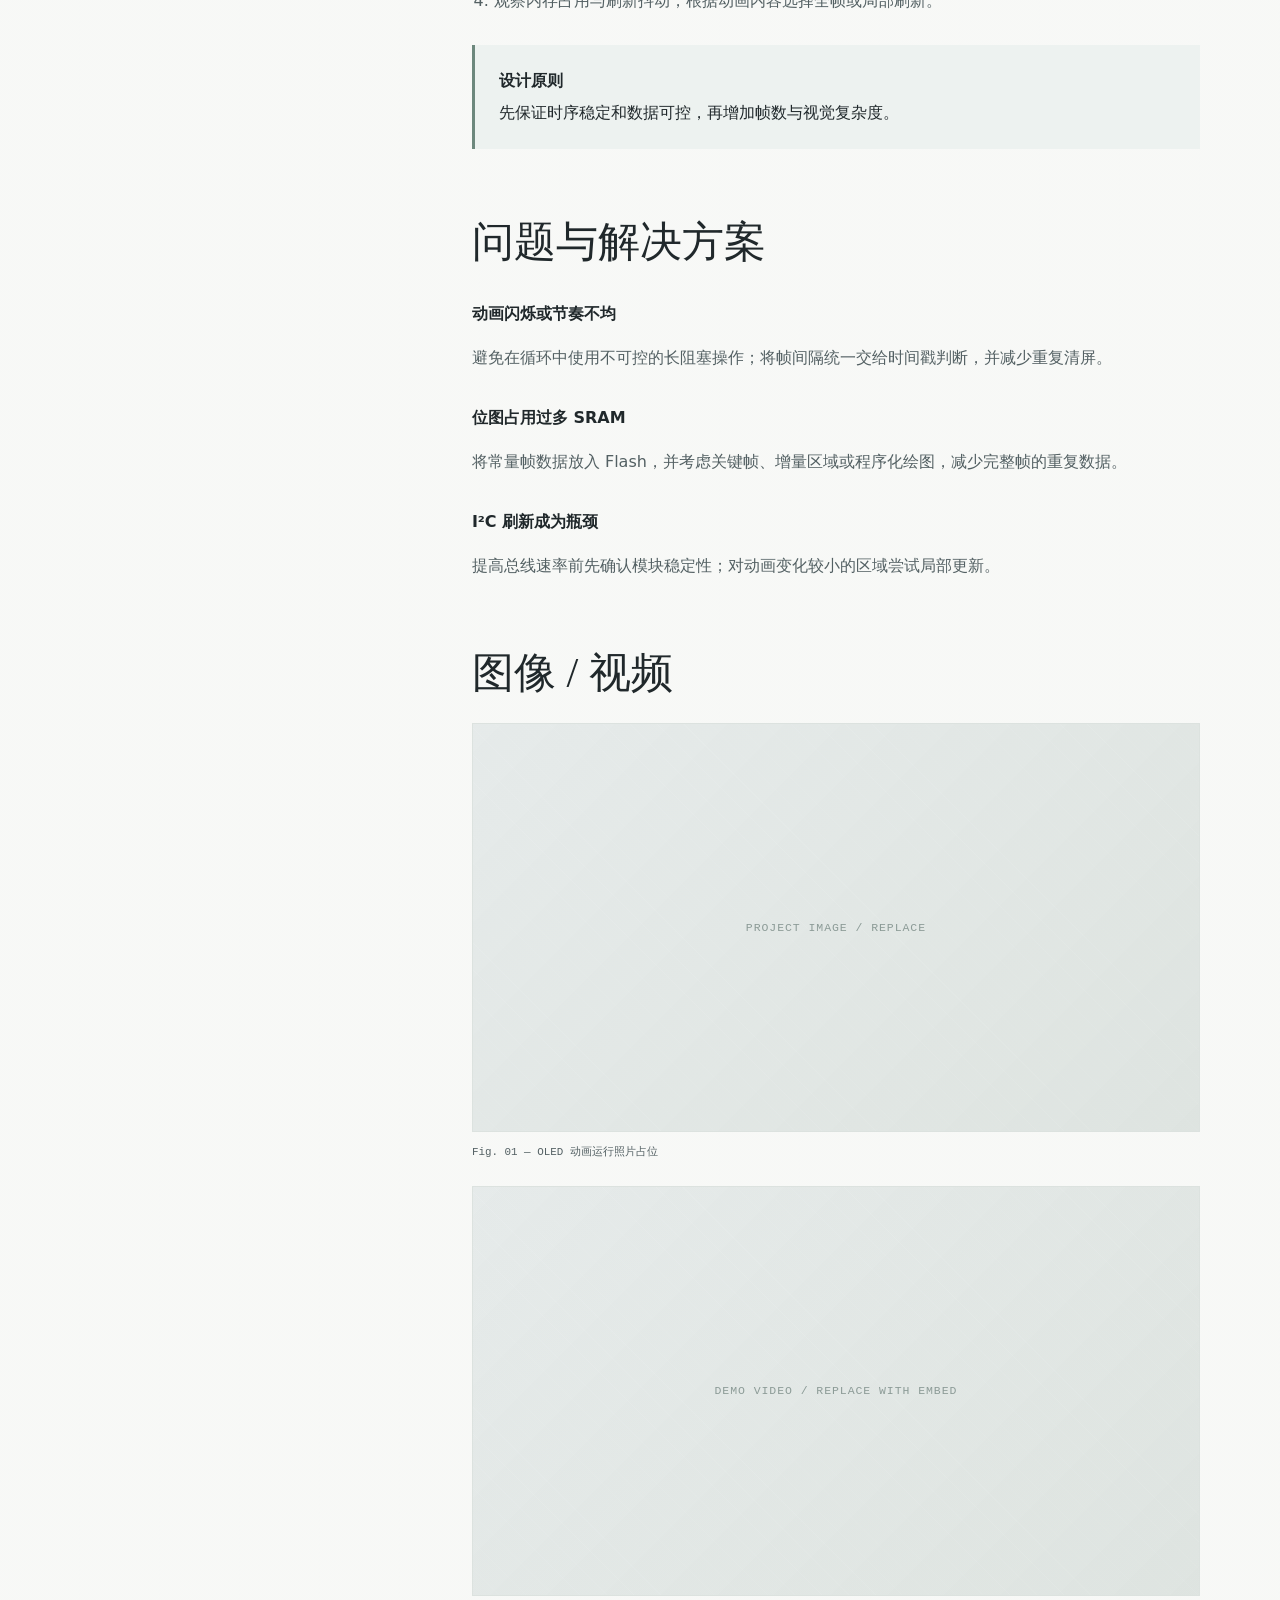
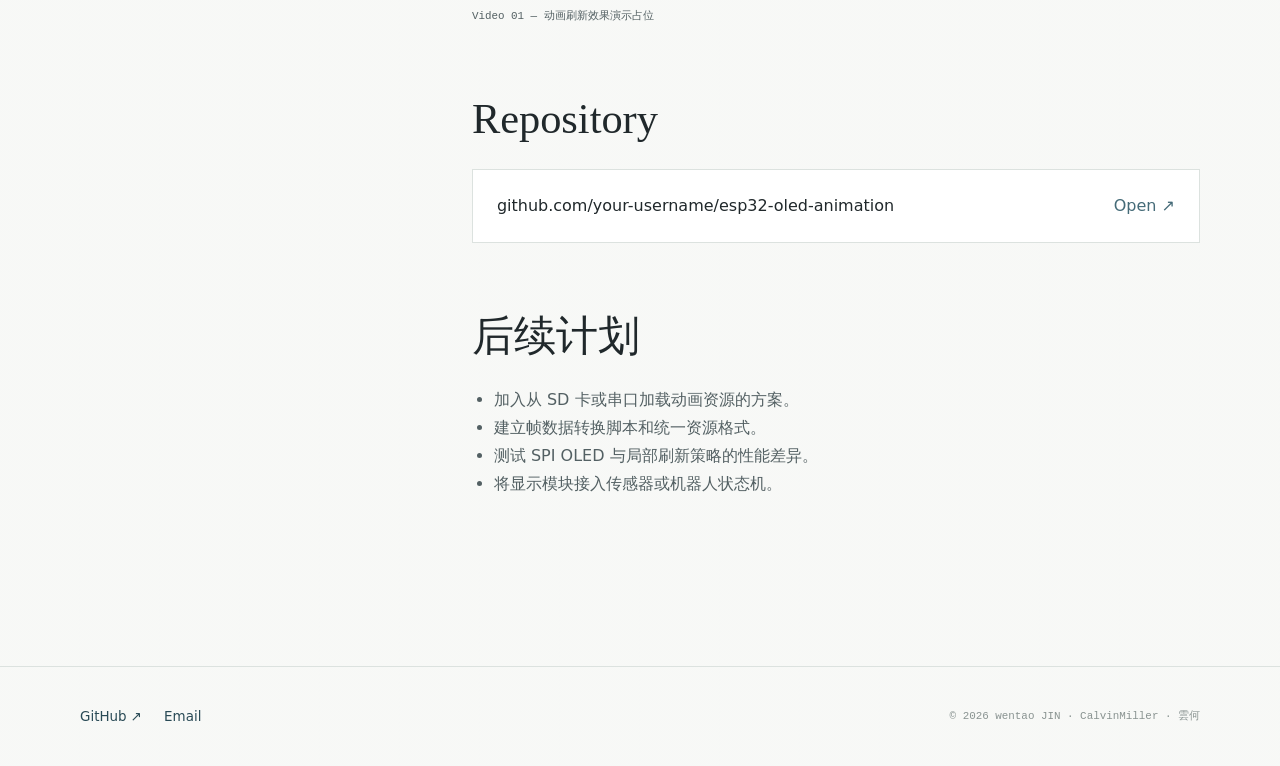
<file: projects/esp32-oled.html>
<!DOCTYPE html>
<html lang="zh-CN">
<head>
  <meta charset="UTF-8"><meta name="viewport" content="width=device-width, initial-scale=1.0">
  <meta name="description" content="ESP32 OLED Animation 项目工程记录。"><title>ESP32 OLED Animation — wentao JIN</title>
  <link rel="stylesheet" href="../style.css"><script src="../script.js" defer></script>
</head>
<body>
  <a class="skip-link" href="#main">跳到正文</a>
  <header class="site-header"><div class="container nav-wrap"><a class="brand" href="../index.html"><span class="brand-mark">WJ.</span><span class="brand-cn">CalvinMiller</span></a><button class="menu-toggle" type="button" aria-label="打开导航" aria-expanded="false"><span></span><span></span><span></span></button><nav class="site-nav" aria-label="主导航"><a href="../index.html">Home</a><a href="../projects.html">Projects</a><a href="../notes.html">Notes</a><a href="../gallery.html">Gallery</a><a href="../interests.html">Interests</a><a href="../about.html">About</a></nav></div></header>
  <main id="main">
    <header class="project-hero"><div class="container"><a class="back-link" href="../projects.html">← Back to projects</a><p class="eyebrow">P — 01 / Embedded Display</p><h1>ESP32 OLED Animation</h1><p class="project-summary">基于 ESP32 和 SSD1306 OLED 的动画显示实验：在有限 SRAM、刷新带宽与处理时间内，建立轻量、稳定的帧播放流程。</p><div class="project-specs"><div class="spec"><span>Status</span><strong>Prototype</strong></div><div class="spec"><span>Year</span><strong>2026</strong></div><div class="spec"><span>Role</span><strong>Hardware / Firmware</strong></div><div class="spec"><span>Stack</span><strong>ESP32 · C++ · I²C</strong></div></div></div></header>
    <div class="container project-body">
      <aside class="project-toc"><p>On this page</p><a href="#background">项目背景</a><a href="#environment">硬件 / 软件</a><a href="#process">实现过程</a><a href="#problems">问题与方案</a><a href="#media">图像 / 视频</a><a href="#next">后续计划</a></aside>
      <article>
        <section class="content-block" id="background"><h2>项目背景</h2><p>这个项目从一块 128 × 64 单色 OLED 开始。目标并不只是“让图片动起来”，而是理解微控制器上的图形数据如何被编码、存储和发送，并在资源有限的条件下保持连贯显示。</p><p>它也是后续交互设备的基础实验：显示状态、表情、启动动画或传感器反馈，都需要一条可预测的渲染链路。</p></section>
        <section class="content-block" id="environment"><h2>硬件 / 软件环境</h2><table class="tech-table"><tr><th>Controller</th><td>ESP32 development board（具体型号待补充）</td></tr><tr><th>Display</th><td>SSD1306 · 128 × 64 · monochrome OLED</td></tr><tr><th>Interface</th><td>I²C · address 0x3C（按实际模块修改）</td></tr><tr><th>Toolchain</th><td>PlatformIO / Arduino Framework</td></tr><tr><th>Libraries</th><td>Adafruit GFX + SSD1306（占位，可替换）</td></tr></table></section>
        <section class="content-block" id="process"><h2>实现过程</h2><ol><li>完成供电、SDA / SCL 接线与 I²C 地址扫描，建立最小显示测试。</li><li>将原始动画拆分为适合单色屏幕的位图帧，并转换为程序可读取的字节数组。</li><li>用固定帧间隔组织播放循环，分离帧索引、绘制与刷新逻辑。</li><li>观察内存占用与刷新抖动，根据动画内容选择全帧或局部刷新。</li></ol><div class="callout"><strong>设计原则</strong>先保证时序稳定和数据可控，再增加帧数与视觉复杂度。</div></section>
        <section class="content-block" id="problems"><h2>问题与解决方案</h2><h3>动画闪烁或节奏不均</h3><p>避免在循环中使用不可控的长阻塞操作；将帧间隔统一交给时间戳判断，并减少重复清屏。</p><h3>位图占用过多 SRAM</h3><p>将常量帧数据放入 Flash，并考虑关键帧、增量区域或程序化绘图，减少完整帧的重复数据。</p><h3>I²C 刷新成为瓶颈</h3><p>提高总线速率前先确认模块稳定性；对动画变化较小的区域尝试局部更新。</p></section>
        <section class="content-block" id="media"><h2>图像 / 视频</h2><div class="media-placeholder placeholder-visual">PROJECT IMAGE / REPLACE</div><p class="caption">Fig. 01 — OLED 动画运行照片占位</p><div class="media-placeholder placeholder-visual">DEMO VIDEO / REPLACE WITH EMBED</div><p class="caption">Video 01 — 动画刷新效果演示占位</p></section>
        <section class="content-block"><h2>Repository</h2><a class="repo-link" href="https://github.com/your-username/esp32-oled-animation" target="_blank" rel="noreferrer"><span>github.com/your-username/esp32-oled-animation</span><span>Open ↗</span></a></section>
        <section class="content-block" id="next"><h2>后续计划</h2><ul><li>加入从 SD 卡或串口加载动画资源的方案。</li><li>建立帧数据转换脚本和统一资源格式。</li><li>测试 SPI OLED 与局部刷新策略的性能差异。</li><li>将显示模块接入传感器或机器人状态机。</li></ul></section>
      </article>
    </div>
  </main>
  <footer class="site-footer"><div class="container footer-wrap"><div class="footer-links"><a href="https://github.com/your-username" target="_blank" rel="noreferrer">GitHub ↗</a><a href="mailto:your-email@example.com">Email</a></div><p class="copyright">© <span data-year></span> wentao JIN · CalvinMiller · 雲何</p></div></footer>
</body>
</html>
</file>
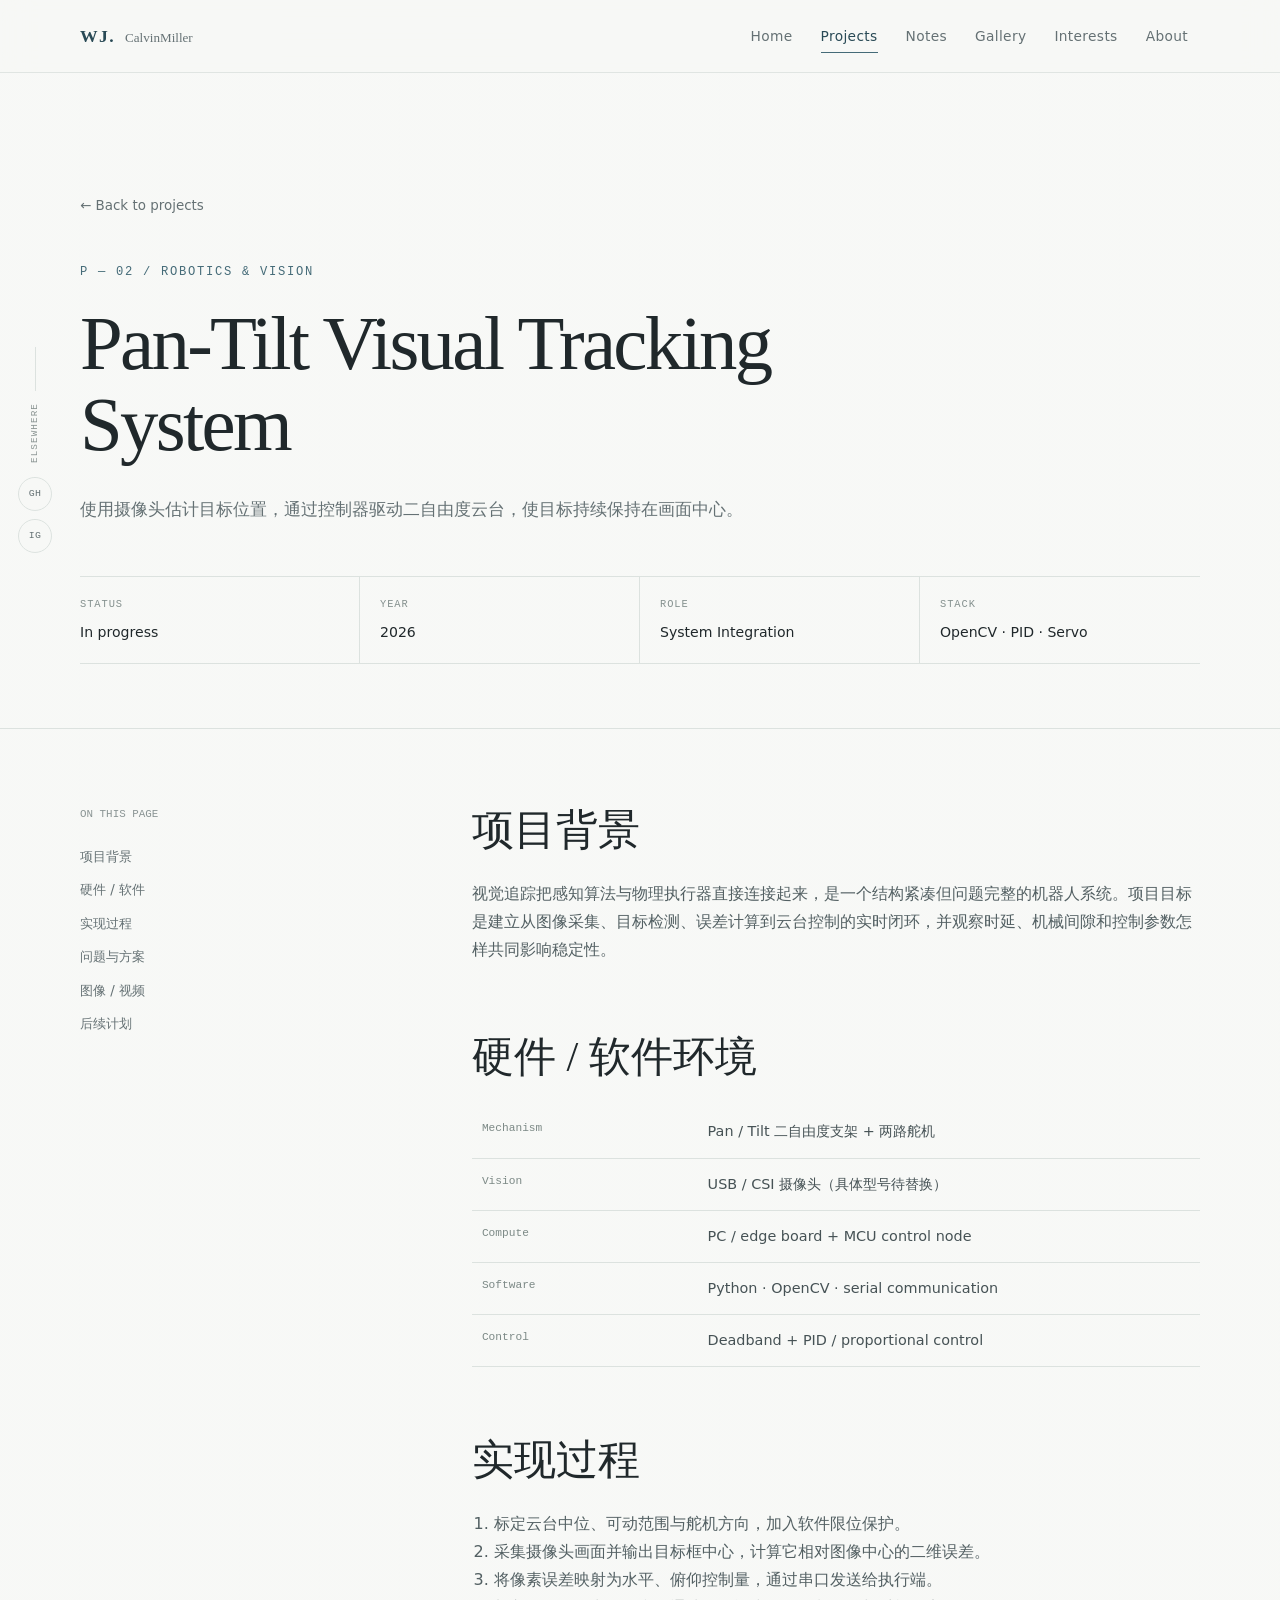
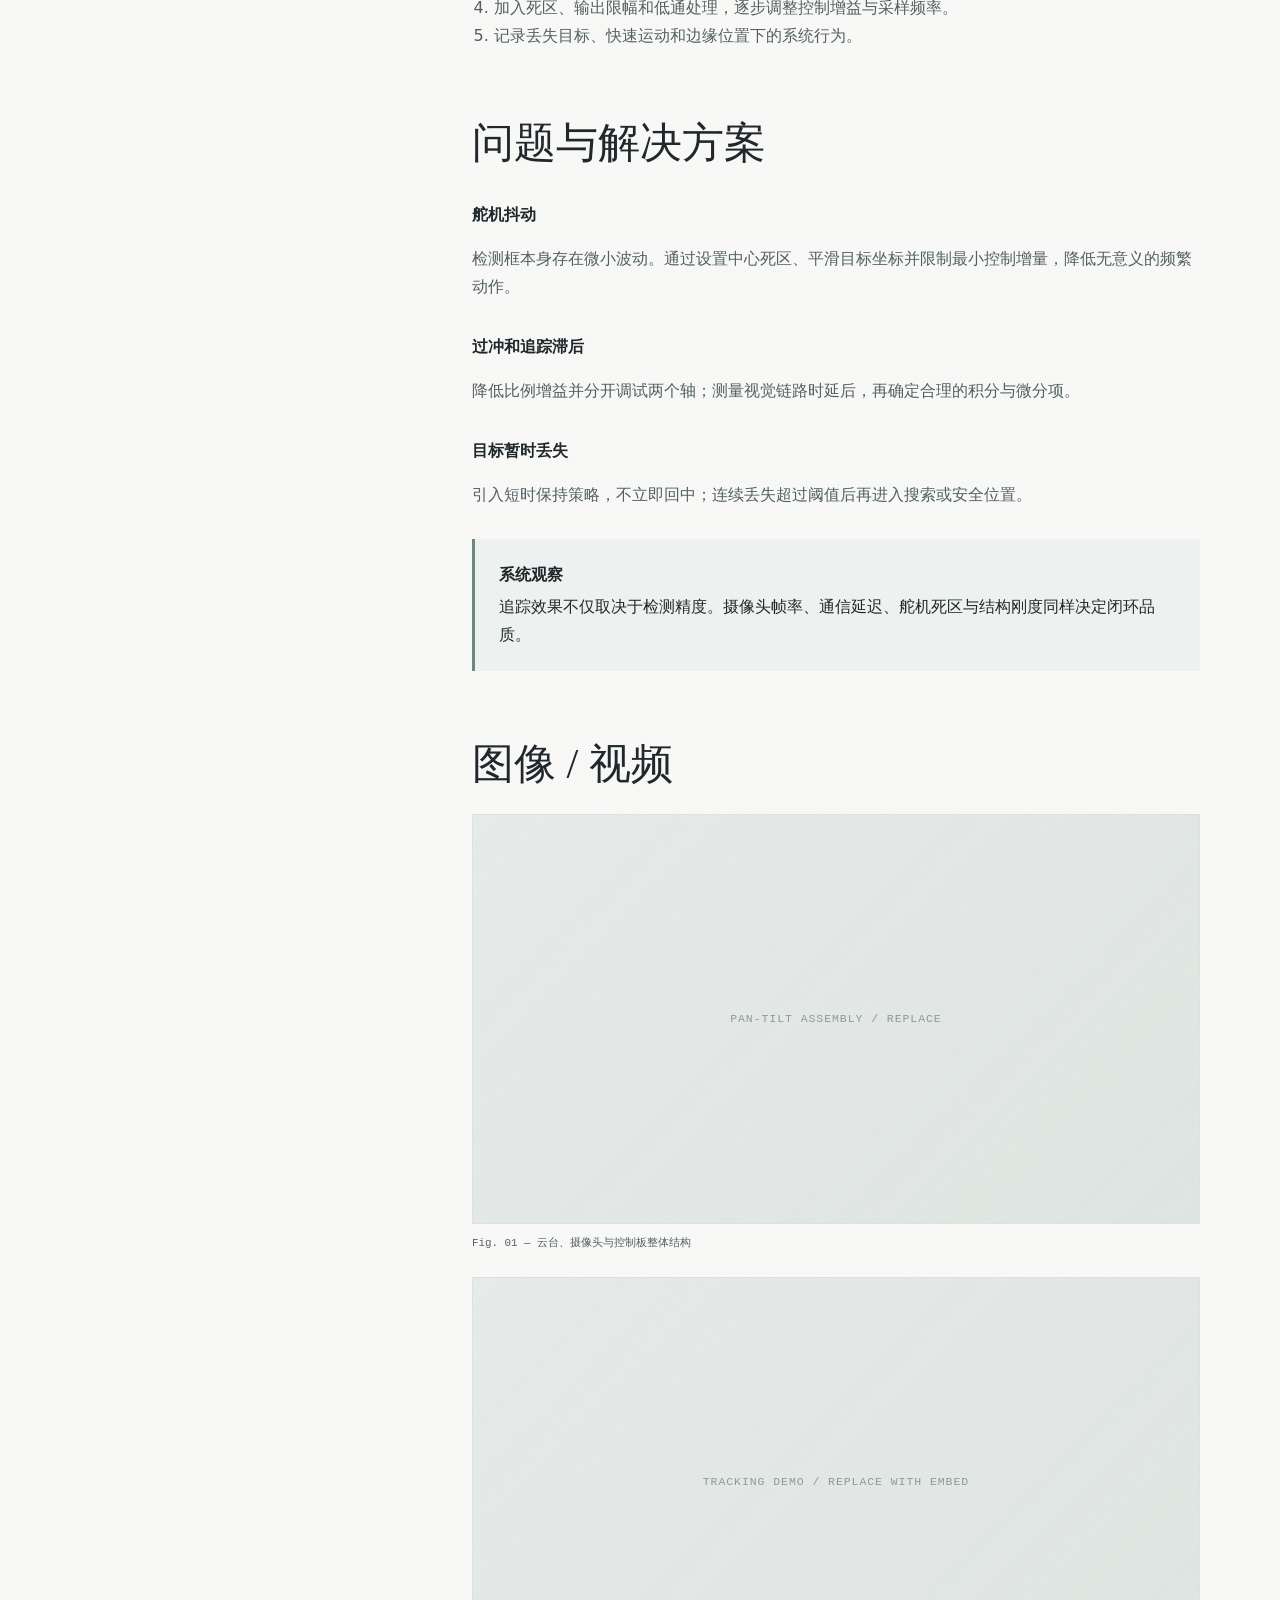
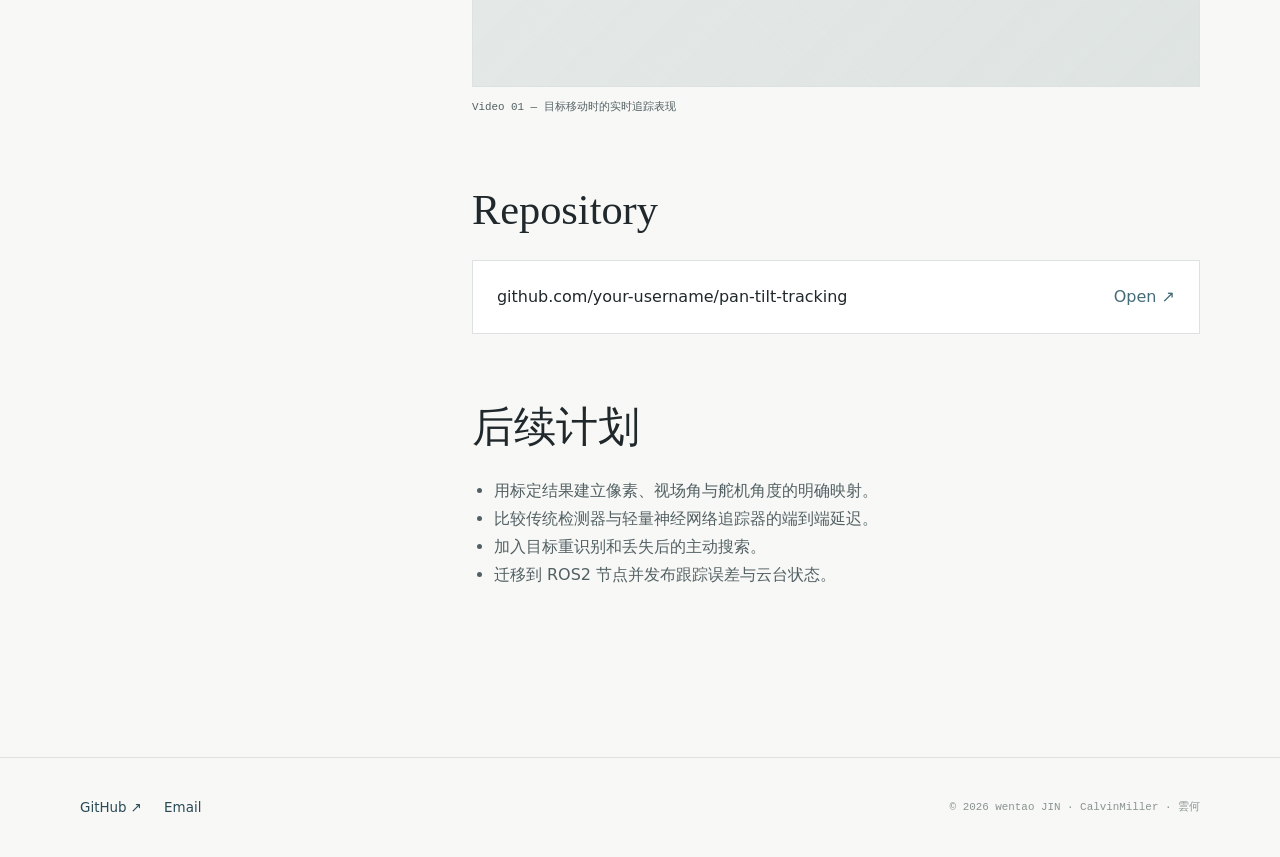
<file: projects/pan-tilt-tracking.html>
<!DOCTYPE html>
<html lang="zh-CN">
<head>
  <meta charset="UTF-8"><meta name="viewport" content="width=device-width, initial-scale=1.0"><meta name="description" content="二自由度云台视觉追踪系统项目记录。"><title>Pan-Tilt Visual Tracking — wentao JIN</title><link rel="stylesheet" href="../style.css"><script src="../script.js" defer></script>
</head>
<body>
  <a class="skip-link" href="#main">跳到正文</a><header class="site-header"><div class="container nav-wrap"><a class="brand" href="../index.html"><span class="brand-mark">WJ.</span><span class="brand-cn">CalvinMiller</span></a><button class="menu-toggle" type="button" aria-label="打开导航" aria-expanded="false"><span></span><span></span><span></span></button><nav class="site-nav" aria-label="主导航"><a href="../index.html">Home</a><a href="../projects.html">Projects</a><a href="../notes.html">Notes</a><a href="../gallery.html">Gallery</a><a href="../interests.html">Interests</a><a href="../about.html">About</a></nav></div></header>
  <main id="main">
    <header class="project-hero"><div class="container"><a class="back-link" href="../projects.html">← Back to projects</a><p class="eyebrow">P — 02 / Robotics & Vision</p><h1>Pan-Tilt Visual Tracking System</h1><p class="project-summary">使用摄像头估计目标位置，通过控制器驱动二自由度云台，使目标持续保持在画面中心。</p><div class="project-specs"><div class="spec"><span>Status</span><strong>In progress</strong></div><div class="spec"><span>Year</span><strong>2026</strong></div><div class="spec"><span>Role</span><strong>System Integration</strong></div><div class="spec"><span>Stack</span><strong>OpenCV · PID · Servo</strong></div></div></div></header>
    <div class="container project-body"><aside class="project-toc"><p>On this page</p><a href="#background">项目背景</a><a href="#environment">硬件 / 软件</a><a href="#process">实现过程</a><a href="#problems">问题与方案</a><a href="#media">图像 / 视频</a><a href="#next">后续计划</a></aside>
      <article>
        <section class="content-block" id="background"><h2>项目背景</h2><p>视觉追踪把感知算法与物理执行器直接连接起来，是一个结构紧凑但问题完整的机器人系统。项目目标是建立从图像采集、目标检测、误差计算到云台控制的实时闭环，并观察时延、机械间隙和控制参数怎样共同影响稳定性。</p></section>
        <section class="content-block" id="environment"><h2>硬件 / 软件环境</h2><table class="tech-table"><tr><th>Mechanism</th><td>Pan / Tilt 二自由度支架 + 两路舵机</td></tr><tr><th>Vision</th><td>USB / CSI 摄像头（具体型号待替换）</td></tr><tr><th>Compute</th><td>PC / edge board + MCU control node</td></tr><tr><th>Software</th><td>Python · OpenCV · serial communication</td></tr><tr><th>Control</th><td>Deadband + PID / proportional control</td></tr></table></section>
        <section class="content-block" id="process"><h2>实现过程</h2><ol><li>标定云台中位、可动范围与舵机方向，加入软件限位保护。</li><li>采集摄像头画面并输出目标框中心，计算它相对图像中心的二维误差。</li><li>将像素误差映射为水平、俯仰控制量，通过串口发送给执行端。</li><li>加入死区、输出限幅和低通处理，逐步调整控制增益与采样频率。</li><li>记录丢失目标、快速运动和边缘位置下的系统行为。</li></ol></section>
        <section class="content-block" id="problems"><h2>问题与解决方案</h2><h3>舵机抖动</h3><p>检测框本身存在微小波动。通过设置中心死区、平滑目标坐标并限制最小控制增量，降低无意义的频繁动作。</p><h3>过冲和追踪滞后</h3><p>降低比例增益并分开调试两个轴；测量视觉链路时延后，再确定合理的积分与微分项。</p><h3>目标暂时丢失</h3><p>引入短时保持策略，不立即回中；连续丢失超过阈值后再进入搜索或安全位置。</p><div class="callout"><strong>系统观察</strong>追踪效果不仅取决于检测精度。摄像头帧率、通信延迟、舵机死区与结构刚度同样决定闭环品质。</div></section>
        <section class="content-block" id="media"><h2>图像 / 视频</h2><div class="media-placeholder placeholder-visual">PAN-TILT ASSEMBLY / REPLACE</div><p class="caption">Fig. 01 — 云台、摄像头与控制板整体结构</p><div class="media-placeholder placeholder-visual">TRACKING DEMO / REPLACE WITH EMBED</div><p class="caption">Video 01 — 目标移动时的实时追踪表现</p></section>
        <section class="content-block"><h2>Repository</h2><a class="repo-link" href="https://github.com/your-username/pan-tilt-tracking" target="_blank" rel="noreferrer"><span>github.com/your-username/pan-tilt-tracking</span><span>Open ↗</span></a></section>
        <section class="content-block" id="next"><h2>后续计划</h2><ul><li>用标定结果建立像素、视场角与舵机角度的明确映射。</li><li>比较传统检测器与轻量神经网络追踪器的端到端延迟。</li><li>加入目标重识别和丢失后的主动搜索。</li><li>迁移到 ROS2 节点并发布跟踪误差与云台状态。</li></ul></section>
      </article>
    </div>
  </main><footer class="site-footer"><div class="container footer-wrap"><div class="footer-links"><a href="https://github.com/your-username" target="_blank" rel="noreferrer">GitHub ↗</a><a href="mailto:your-email@example.com">Email</a></div><p class="copyright">© <span data-year></span> wentao JIN · CalvinMiller · 雲何</p></div></footer>
</body></html>
</file>
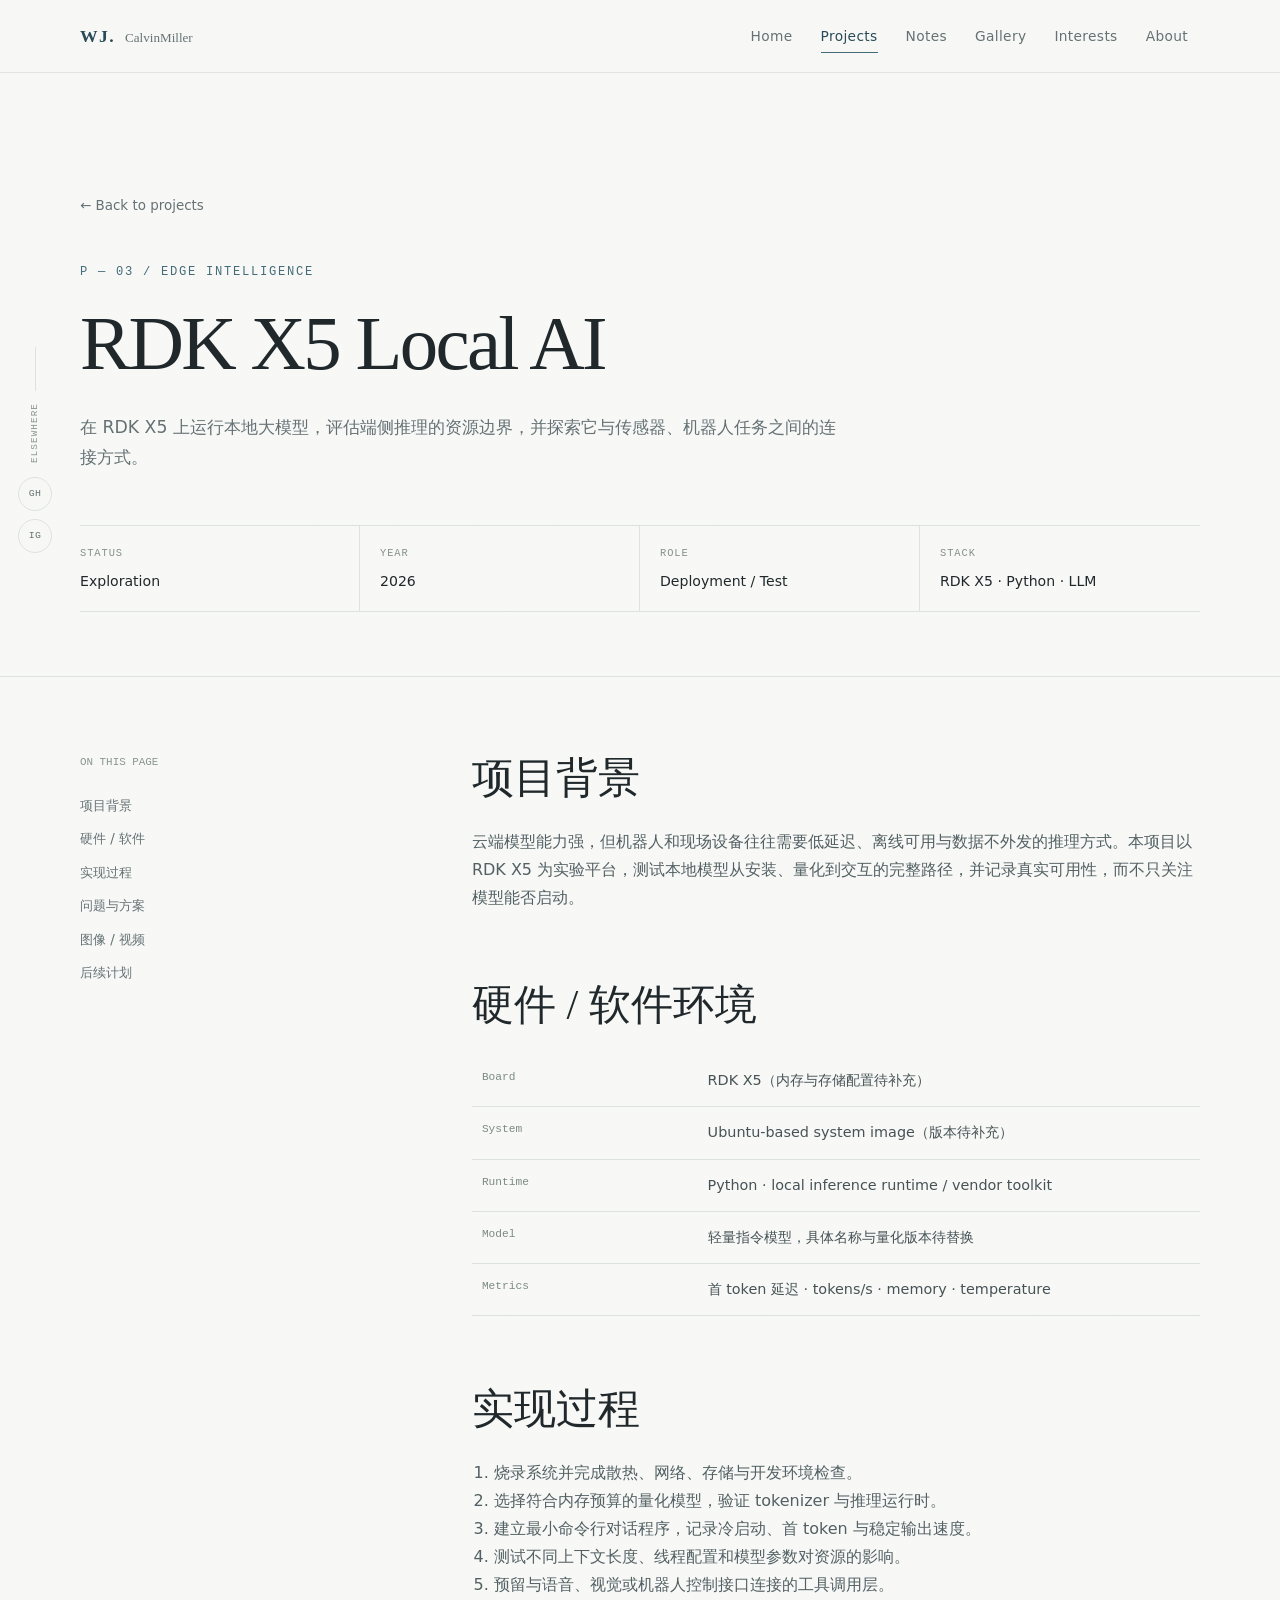
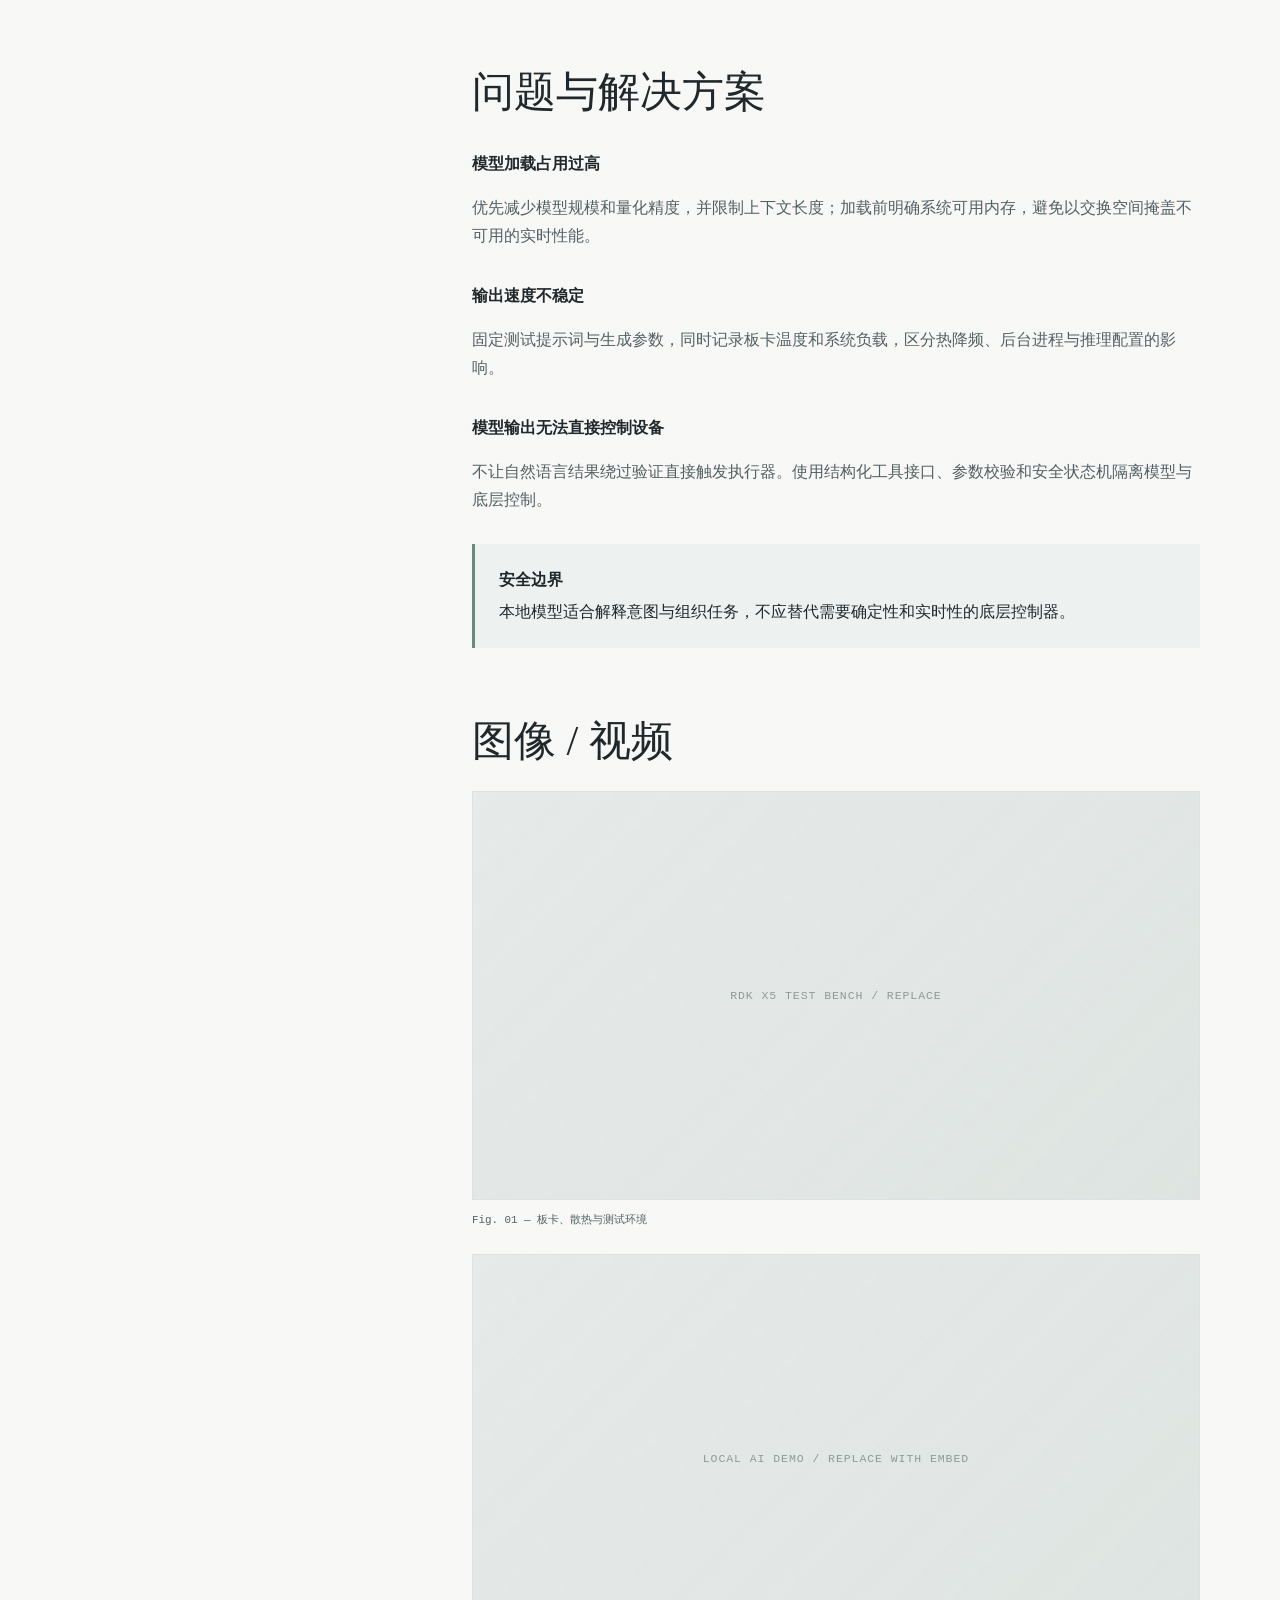
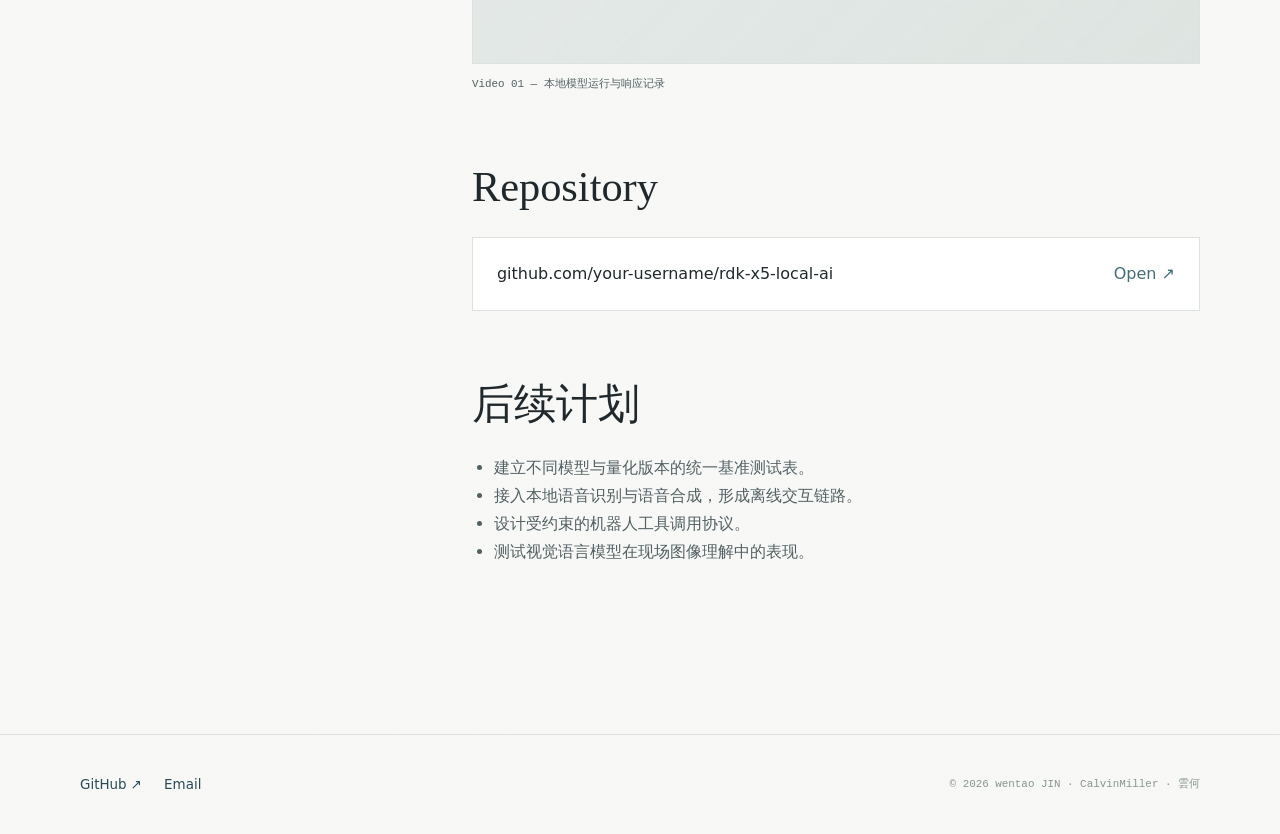
<file: projects/rdk-x5-local-ai.html>
<!DOCTYPE html>
<html lang="zh-CN">
<head>
  <meta charset="UTF-8"><meta name="viewport" content="width=device-width, initial-scale=1.0"><meta name="description" content="RDK X5 本地大模型与边缘智能项目记录。"><title>RDK X5 Local AI — wentao JIN</title><link rel="stylesheet" href="../style.css"><script src="../script.js" defer></script>
</head>
<body>
  <a class="skip-link" href="#main">跳到正文</a><header class="site-header"><div class="container nav-wrap"><a class="brand" href="../index.html"><span class="brand-mark">WJ.</span><span class="brand-cn">CalvinMiller</span></a><button class="menu-toggle" type="button" aria-label="打开导航" aria-expanded="false"><span></span><span></span><span></span></button><nav class="site-nav" aria-label="主导航"><a href="../index.html">Home</a><a href="../projects.html">Projects</a><a href="../notes.html">Notes</a><a href="../gallery.html">Gallery</a><a href="../interests.html">Interests</a><a href="../about.html">About</a></nav></div></header>
  <main id="main">
    <header class="project-hero"><div class="container"><a class="back-link" href="../projects.html">← Back to projects</a><p class="eyebrow">P — 03 / Edge Intelligence</p><h1>RDK X5 Local AI</h1><p class="project-summary">在 RDK X5 上运行本地大模型，评估端侧推理的资源边界，并探索它与传感器、机器人任务之间的连接方式。</p><div class="project-specs"><div class="spec"><span>Status</span><strong>Exploration</strong></div><div class="spec"><span>Year</span><strong>2026</strong></div><div class="spec"><span>Role</span><strong>Deployment / Test</strong></div><div class="spec"><span>Stack</span><strong>RDK X5 · Python · LLM</strong></div></div></div></header>
    <div class="container project-body"><aside class="project-toc"><p>On this page</p><a href="#background">项目背景</a><a href="#environment">硬件 / 软件</a><a href="#process">实现过程</a><a href="#problems">问题与方案</a><a href="#media">图像 / 视频</a><a href="#next">后续计划</a></aside>
      <article>
        <section class="content-block" id="background"><h2>项目背景</h2><p>云端模型能力强，但机器人和现场设备往往需要低延迟、离线可用与数据不外发的推理方式。本项目以 RDK X5 为实验平台，测试本地模型从安装、量化到交互的完整路径，并记录真实可用性，而不只关注模型能否启动。</p></section>
        <section class="content-block" id="environment"><h2>硬件 / 软件环境</h2><table class="tech-table"><tr><th>Board</th><td>RDK X5（内存与存储配置待补充）</td></tr><tr><th>System</th><td>Ubuntu-based system image（版本待补充）</td></tr><tr><th>Runtime</th><td>Python · local inference runtime / vendor toolkit</td></tr><tr><th>Model</th><td>轻量指令模型，具体名称与量化版本待替换</td></tr><tr><th>Metrics</th><td>首 token 延迟 · tokens/s · memory · temperature</td></tr></table></section>
        <section class="content-block" id="process"><h2>实现过程</h2><ol><li>烧录系统并完成散热、网络、存储与开发环境检查。</li><li>选择符合内存预算的量化模型，验证 tokenizer 与推理运行时。</li><li>建立最小命令行对话程序，记录冷启动、首 token 与稳定输出速度。</li><li>测试不同上下文长度、线程配置和模型参数对资源的影响。</li><li>预留与语音、视觉或机器人控制接口连接的工具调用层。</li></ol></section>
        <section class="content-block" id="problems"><h2>问题与解决方案</h2><h3>模型加载占用过高</h3><p>优先减少模型规模和量化精度，并限制上下文长度；加载前明确系统可用内存，避免以交换空间掩盖不可用的实时性能。</p><h3>输出速度不稳定</h3><p>固定测试提示词与生成参数，同时记录板卡温度和系统负载，区分热降频、后台进程与推理配置的影响。</p><h3>模型输出无法直接控制设备</h3><p>不让自然语言结果绕过验证直接触发执行器。使用结构化工具接口、参数校验和安全状态机隔离模型与底层控制。</p><div class="callout"><strong>安全边界</strong>本地模型适合解释意图与组织任务，不应替代需要确定性和实时性的底层控制器。</div></section>
        <section class="content-block" id="media"><h2>图像 / 视频</h2><div class="media-placeholder placeholder-visual">RDK X5 TEST BENCH / REPLACE</div><p class="caption">Fig. 01 — 板卡、散热与测试环境</p><div class="media-placeholder placeholder-visual">LOCAL AI DEMO / REPLACE WITH EMBED</div><p class="caption">Video 01 — 本地模型运行与响应记录</p></section>
        <section class="content-block"><h2>Repository</h2><a class="repo-link" href="https://github.com/your-username/rdk-x5-local-ai" target="_blank" rel="noreferrer"><span>github.com/your-username/rdk-x5-local-ai</span><span>Open ↗</span></a></section>
        <section class="content-block" id="next"><h2>后续计划</h2><ul><li>建立不同模型与量化版本的统一基准测试表。</li><li>接入本地语音识别与语音合成，形成离线交互链路。</li><li>设计受约束的机器人工具调用协议。</li><li>测试视觉语言模型在现场图像理解中的表现。</li></ul></section>
      </article>
    </div>
  </main><footer class="site-footer"><div class="container footer-wrap"><div class="footer-links"><a href="https://github.com/your-username" target="_blank" rel="noreferrer">GitHub ↗</a><a href="mailto:your-email@example.com">Email</a></div><p class="copyright">© <span data-year></span> wentao JIN · CalvinMiller · 雲何</p></div></footer>
</body></html>
</file>
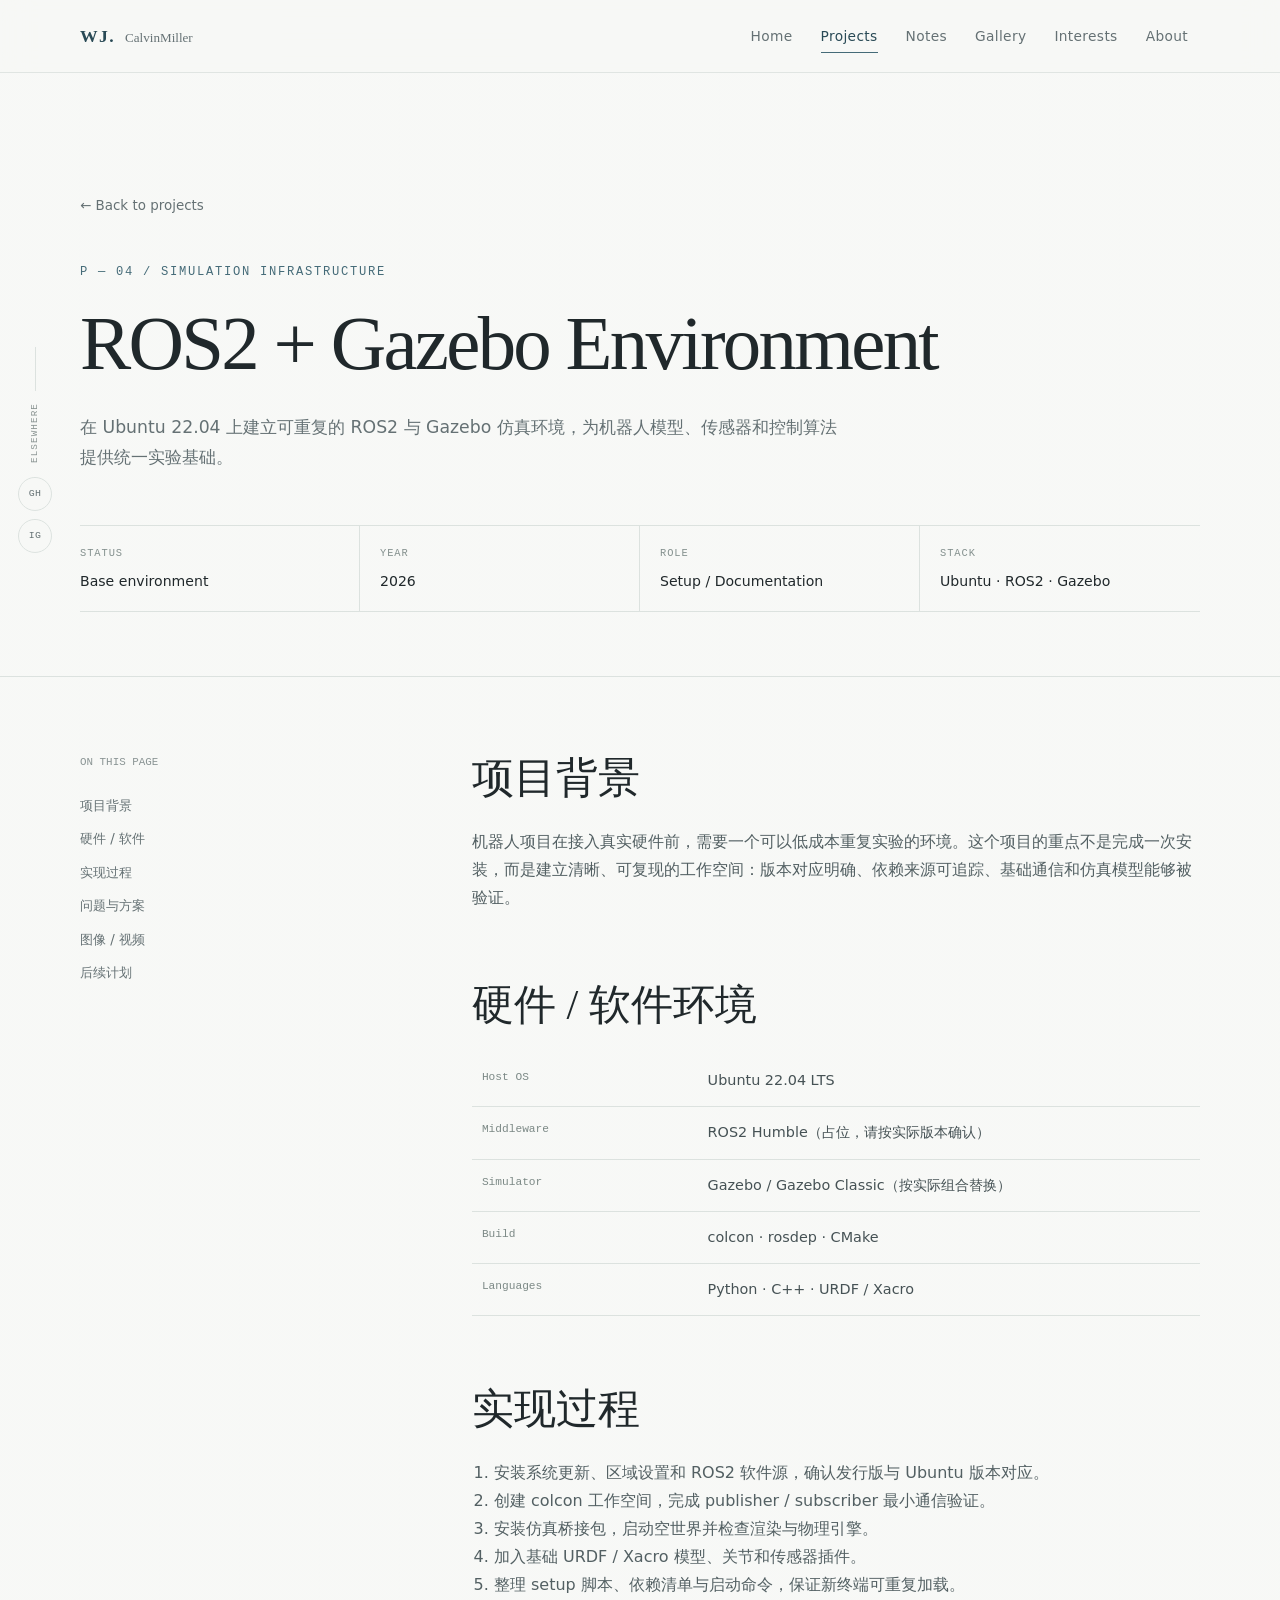
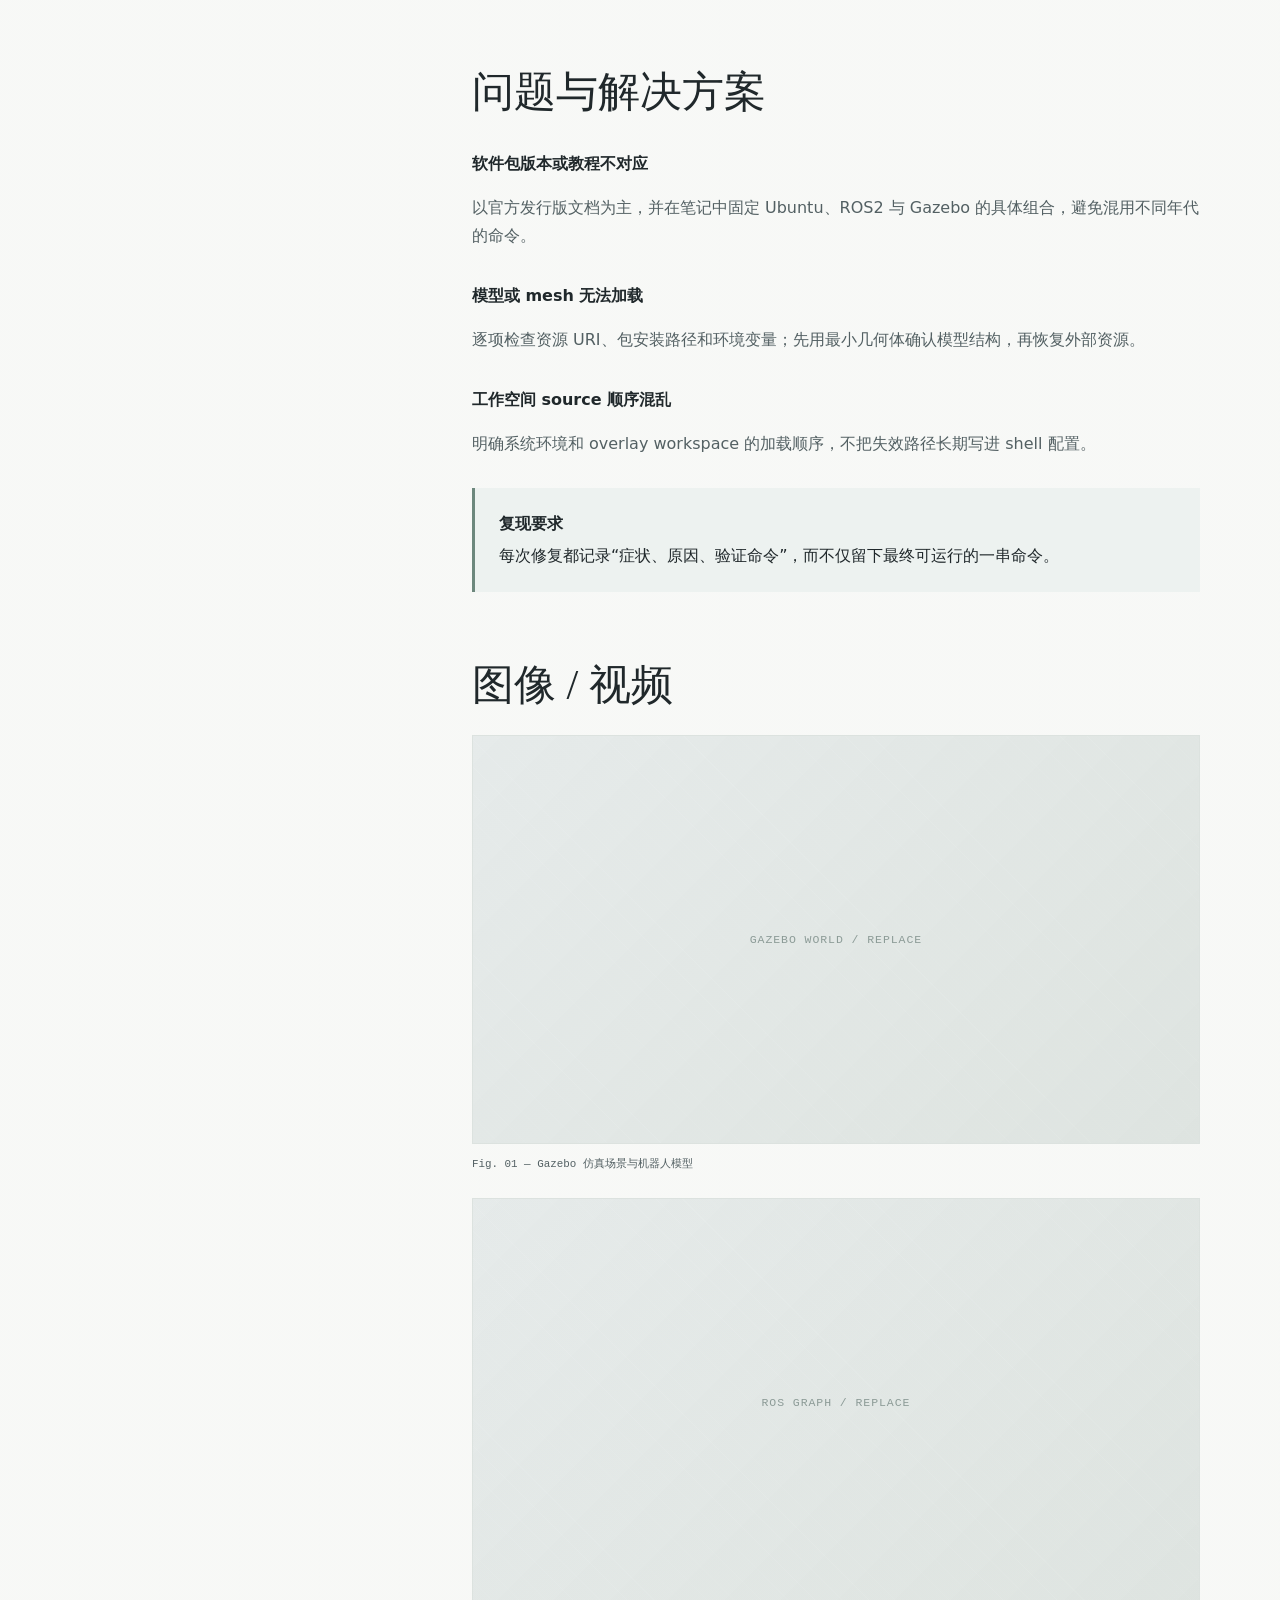
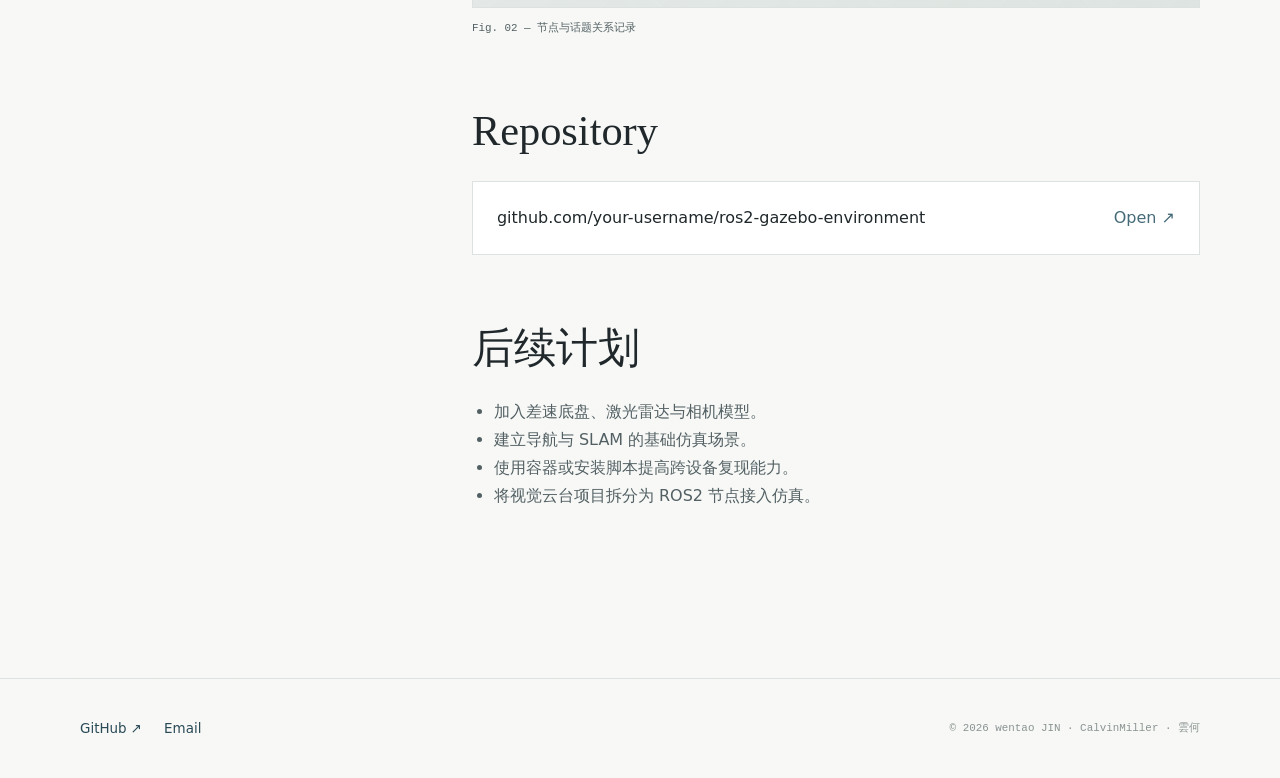
<file: projects/ros2-gazebo.html>
<!DOCTYPE html>
<html lang="zh-CN">
<head>
  <meta charset="UTF-8"><meta name="viewport" content="width=device-width, initial-scale=1.0"><meta name="description" content="Ubuntu 22.04 上 ROS2 与 Gazebo 仿真环境搭建记录。"><title>ROS2 + Gazebo Environment — wentao JIN</title><link rel="stylesheet" href="../style.css"><script src="../script.js" defer></script>
</head>
<body>
  <a class="skip-link" href="#main">跳到正文</a><header class="site-header"><div class="container nav-wrap"><a class="brand" href="../index.html"><span class="brand-mark">WJ.</span><span class="brand-cn">CalvinMiller</span></a><button class="menu-toggle" type="button" aria-label="打开导航" aria-expanded="false"><span></span><span></span><span></span></button><nav class="site-nav" aria-label="主导航"><a href="../index.html">Home</a><a href="../projects.html">Projects</a><a href="../notes.html">Notes</a><a href="../gallery.html">Gallery</a><a href="../interests.html">Interests</a><a href="../about.html">About</a></nav></div></header>
  <main id="main">
    <header class="project-hero"><div class="container"><a class="back-link" href="../projects.html">← Back to projects</a><p class="eyebrow">P — 04 / Simulation Infrastructure</p><h1>ROS2 + Gazebo Environment</h1><p class="project-summary">在 Ubuntu 22.04 上建立可重复的 ROS2 与 Gazebo 仿真环境，为机器人模型、传感器和控制算法提供统一实验基础。</p><div class="project-specs"><div class="spec"><span>Status</span><strong>Base environment</strong></div><div class="spec"><span>Year</span><strong>2026</strong></div><div class="spec"><span>Role</span><strong>Setup / Documentation</strong></div><div class="spec"><span>Stack</span><strong>Ubuntu · ROS2 · Gazebo</strong></div></div></div></header>
    <div class="container project-body"><aside class="project-toc"><p>On this page</p><a href="#background">项目背景</a><a href="#environment">硬件 / 软件</a><a href="#process">实现过程</a><a href="#problems">问题与方案</a><a href="#media">图像 / 视频</a><a href="#next">后续计划</a></aside>
      <article>
        <section class="content-block" id="background"><h2>项目背景</h2><p>机器人项目在接入真实硬件前，需要一个可以低成本重复实验的环境。这个项目的重点不是完成一次安装，而是建立清晰、可复现的工作空间：版本对应明确、依赖来源可追踪、基础通信和仿真模型能够被验证。</p></section>
        <section class="content-block" id="environment"><h2>硬件 / 软件环境</h2><table class="tech-table"><tr><th>Host OS</th><td>Ubuntu 22.04 LTS</td></tr><tr><th>Middleware</th><td>ROS2 Humble（占位，请按实际版本确认）</td></tr><tr><th>Simulator</th><td>Gazebo / Gazebo Classic（按实际组合替换）</td></tr><tr><th>Build</th><td>colcon · rosdep · CMake</td></tr><tr><th>Languages</th><td>Python · C++ · URDF / Xacro</td></tr></table></section>
        <section class="content-block" id="process"><h2>实现过程</h2><ol><li>安装系统更新、区域设置和 ROS2 软件源，确认发行版与 Ubuntu 版本对应。</li><li>创建 colcon 工作空间，完成 publisher / subscriber 最小通信验证。</li><li>安装仿真桥接包，启动空世界并检查渲染与物理引擎。</li><li>加入基础 URDF / Xacro 模型、关节和传感器插件。</li><li>整理 setup 脚本、依赖清单与启动命令，保证新终端可重复加载。</li></ol></section>
        <section class="content-block" id="problems"><h2>问题与解决方案</h2><h3>软件包版本或教程不对应</h3><p>以官方发行版文档为主，并在笔记中固定 Ubuntu、ROS2 与 Gazebo 的具体组合，避免混用不同年代的命令。</p><h3>模型或 mesh 无法加载</h3><p>逐项检查资源 URI、包安装路径和环境变量；先用最小几何体确认模型结构，再恢复外部资源。</p><h3>工作空间 source 顺序混乱</h3><p>明确系统环境和 overlay workspace 的加载顺序，不把失效路径长期写进 shell 配置。</p><div class="callout"><strong>复现要求</strong>每次修复都记录“症状、原因、验证命令”，而不仅留下最终可运行的一串命令。</div></section>
        <section class="content-block" id="media"><h2>图像 / 视频</h2><div class="media-placeholder placeholder-visual">GAZEBO WORLD / REPLACE</div><p class="caption">Fig. 01 — Gazebo 仿真场景与机器人模型</p><div class="media-placeholder placeholder-visual">ROS GRAPH / REPLACE</div><p class="caption">Fig. 02 — 节点与话题关系记录</p></section>
        <section class="content-block"><h2>Repository</h2><a class="repo-link" href="https://github.com/your-username/ros2-gazebo-environment" target="_blank" rel="noreferrer"><span>github.com/your-username/ros2-gazebo-environment</span><span>Open ↗</span></a></section>
        <section class="content-block" id="next"><h2>后续计划</h2><ul><li>加入差速底盘、激光雷达与相机模型。</li><li>建立导航与 SLAM 的基础仿真场景。</li><li>使用容器或安装脚本提高跨设备复现能力。</li><li>将视觉云台项目拆分为 ROS2 节点接入仿真。</li></ul></section>
      </article>
    </div>
  </main><footer class="site-footer"><div class="container footer-wrap"><div class="footer-links"><a href="https://github.com/your-username" target="_blank" rel="noreferrer">GitHub ↗</a><a href="mailto:your-email@example.com">Email</a></div><p class="copyright">© <span data-year></span> wentao JIN · CalvinMiller · 雲何</p></div></footer>
</body></html>
</file>
<file: style.css>
:root {
  --paper: #f7f8f6;
  --surface: #ffffff;
  --ink: #20282b;
  --muted: #657174;
  --line: #dce2df;
  --blue: #456b78;
  --blue-deep: #294a56;
  --green: #6d887d;
  --wash: #edf2f0;
  --mono: "SFMono-Regular", Consolas, "Liberation Mono", monospace;
  --sans: Inter, "Noto Sans SC", "PingFang SC", "Microsoft YaHei", system-ui, sans-serif;
  --serif: "Iowan Old Style", "Noto Serif SC", "Songti SC", Georgia, serif;
  --max-width: 1120px;
  --shadow: 0 18px 50px rgba(28, 48, 52, 0.07);
}

* {
  box-sizing: border-box;
}

[hidden] {
  display: none !important;
}

html {
  scroll-behavior: smooth;
}

body {
  margin: 0;
  color: var(--ink);
  background:
    linear-gradient(rgba(247, 248, 246, 0.94), rgba(247, 248, 246, 0.94)),
    repeating-linear-gradient(90deg, transparent 0, transparent 79px, rgba(69, 107, 120, 0.07) 80px);
  font-family: var(--sans);
  font-size: 16px;
  line-height: 1.75;
  -webkit-font-smoothing: antialiased;
}

a {
  color: inherit;
  text-decoration: none;
}

img,
video {
  display: block;
  max-width: 100%;
}

button {
  font: inherit;
}

.container {
  width: min(calc(100% - 40px), var(--max-width));
  margin-inline: auto;
}

.skip-link {
  position: fixed;
  z-index: 100;
  top: 12px;
  left: 12px;
  padding: 8px 14px;
  color: #fff;
  background: var(--blue-deep);
  transform: translateY(-160%);
}

.skip-link:focus {
  transform: translateY(0);
}

.social-rail {
  position: fixed;
  z-index: 15;
  top: 50%;
  left: 18px;
  display: flex;
  align-items: center;
  flex-direction: column;
  gap: 8px;
  transform: translateY(-50%);
}

.social-rail::before {
  content: "";
  width: 1px;
  height: 44px;
  margin-bottom: 4px;
  background: var(--line);
}

.social-rail-label {
  margin-bottom: 6px;
  color: #899391;
  font-family: var(--mono);
  font-size: 0.58rem;
  letter-spacing: 0.12em;
  text-transform: uppercase;
  writing-mode: vertical-rl;
  transform: rotate(180deg);
}

.social-rail a {
  width: 34px;
  height: 34px;
  display: grid;
  place-items: center;
  border: 1px solid var(--line);
  border-radius: 50%;
  color: var(--muted);
  background: rgba(247, 248, 246, 0.92);
  font-family: var(--mono);
  font-size: 0.62rem;
  letter-spacing: 0.04em;
  transition: color 180ms ease, border-color 180ms ease, background 180ms ease, transform 180ms ease;
}

.social-rail a:hover,
.social-rail a:focus-visible {
  color: #fff;
  border-color: var(--blue-deep);
  background: var(--blue-deep);
  transform: translateY(-2px);
}

.site-header {
  position: sticky;
  z-index: 20;
  top: 0;
  border-bottom: 1px solid rgba(220, 226, 223, 0.85);
  background: rgba(247, 248, 246, 0.9);
  backdrop-filter: blur(14px);
}

.nav-wrap {
  min-height: 72px;
  display: flex;
  align-items: center;
  justify-content: space-between;
  gap: 28px;
}

.brand {
  display: inline-flex;
  align-items: baseline;
  gap: 10px;
  white-space: nowrap;
}

.brand-mark {
  color: var(--blue-deep);
  font-family: var(--serif);
  font-size: 1.1rem;
  font-weight: 700;
  letter-spacing: 0.08em;
}

.brand-cn {
  color: var(--muted);
  font-family: var(--serif);
  font-size: 0.82rem;
}

.site-nav {
  display: flex;
  align-items: center;
  gap: 4px;
}

.site-nav a {
  position: relative;
  padding: 10px 12px;
  color: var(--muted);
  font-size: 0.86rem;
  letter-spacing: 0.025em;
}

.site-nav a::after {
  content: "";
  position: absolute;
  right: 12px;
  bottom: 5px;
  left: 12px;
  height: 1px;
  background: var(--blue);
  transform: scaleX(0);
  transition: transform 180ms ease;
}

.site-nav a:hover,
.site-nav a[aria-current="page"] {
  color: var(--blue-deep);
}

.site-nav a:hover::after,
.site-nav a[aria-current="page"]::after {
  transform: scaleX(1);
}

.menu-toggle {
  display: none;
  width: 42px;
  height: 42px;
  padding: 9px;
  border: 1px solid var(--line);
  border-radius: 2px;
  background: transparent;
  cursor: pointer;
}

.menu-toggle span {
  display: block;
  height: 1px;
  margin: 5px 0;
  background: var(--ink);
  transition: transform 180ms ease, opacity 180ms ease;
}

main {
  min-height: 70vh;
}

.hero {
  padding: clamp(90px, 13vw, 158px) 0 clamp(72px, 10vw, 120px);
}

.hero-grid {
  display: grid;
  grid-template-columns: minmax(0, 1.55fr) minmax(260px, 0.65fr);
  gap: clamp(50px, 8vw, 110px);
  align-items: end;
}

.eyebrow,
.kicker {
  margin: 0 0 20px;
  color: var(--blue);
  font-family: var(--mono);
  font-size: 0.76rem;
  letter-spacing: 0.14em;
  text-transform: uppercase;
}

.hero h1,
.page-hero h1,
.project-hero h1 {
  margin: 0;
  font-family: var(--serif);
  font-weight: 500;
  letter-spacing: -0.035em;
  line-height: 1.06;
}

.hero h1 {
  max-width: 850px;
  font-size: clamp(3.2rem, 8vw, 7.2rem);
}

.hero h1 span {
  display: block;
  margin-top: 14px;
  color: var(--green);
  font-size: 0.3em;
  letter-spacing: 0.15em;
}

.hero-intro {
  max-width: 700px;
  margin: 34px 0 0;
  color: var(--muted);
  font-size: clamp(1.02rem, 2vw, 1.22rem);
}

.hero-meta {
  padding: 22px 0 4px 24px;
  border-left: 1px solid var(--line);
}

.meta-label {
  display: block;
  margin-bottom: 5px;
  color: #8a9494;
  font-family: var(--mono);
  font-size: 0.69rem;
  letter-spacing: 0.1em;
  text-transform: uppercase;
}

.hero-meta p {
  margin: 0 0 20px;
  color: var(--ink);
  font-size: 0.94rem;
  line-height: 1.55;
}

.text-link,
.card-link {
  display: inline-flex;
  align-items: center;
  gap: 8px;
  color: var(--blue-deep);
  font-size: 0.88rem;
  font-weight: 600;
}

.text-link::after,
.card-link::after {
  content: "↗";
  transition: transform 180ms ease;
}

.text-link:hover::after,
.card-link:hover::after {
  transform: translate(2px, -2px);
}

.section {
  padding: clamp(62px, 8vw, 96px) 0;
  border-top: 1px solid var(--line);
}

.section-tinted {
  background: rgba(237, 242, 240, 0.62);
}

.section-head {
  margin-bottom: 38px;
  display: flex;
  justify-content: space-between;
  align-items: end;
  gap: 30px;
}

.section-head h2,
.content-block h2 {
  margin: 0;
  font-family: var(--serif);
  font-size: clamp(1.8rem, 4vw, 2.65rem);
  font-weight: 500;
  line-height: 1.2;
}

.section-head p {
  max-width: 580px;
  margin: 0;
  color: var(--muted);
}

.project-grid {
  display: grid;
  grid-template-columns: repeat(2, minmax(0, 1fr));
  gap: 18px;
}

.project-card {
  min-height: 270px;
  padding: clamp(24px, 4vw, 38px);
  display: flex;
  flex-direction: column;
  border: 1px solid var(--line);
  background: rgba(255, 255, 255, 0.76);
  transition: border-color 180ms ease, box-shadow 180ms ease, transform 180ms ease;
}

.project-card:hover {
  border-color: #b8c7c2;
  box-shadow: var(--shadow);
  transform: translateY(-3px);
}

.card-index {
  color: var(--green);
  font-family: var(--mono);
  font-size: 0.7rem;
  letter-spacing: 0.12em;
}

.project-card h3 {
  margin: 34px 0 12px;
  font-family: var(--serif);
  font-size: clamp(1.35rem, 2.4vw, 1.72rem);
  font-weight: 500;
  line-height: 1.3;
}

.project-card p {
  margin: 0 0 24px;
  color: var(--muted);
  font-size: 0.94rem;
}

.project-card .card-link {
  margin-top: auto;
}

.tags {
  margin: 0 0 24px;
  display: flex;
  flex-wrap: wrap;
  gap: 7px;
}

.tag {
  padding: 4px 9px;
  border: 1px solid #ccd7d3;
  border-radius: 999px;
  color: #516861;
  font-family: var(--mono);
  font-size: 0.68rem;
  line-height: 1.4;
}

.archive-grid,
.interest-grid {
  display: grid;
  grid-template-columns: repeat(3, minmax(0, 1fr));
  gap: 1px;
  background: var(--line);
  border: 1px solid var(--line);
}

.archive-item,
.interest-item {
  padding: 28px;
  background: var(--paper);
}

.archive-item span,
.interest-item span {
  color: var(--green);
  font-family: var(--mono);
  font-size: 0.69rem;
}

.archive-item h3,
.interest-item h3 {
  margin: 24px 0 10px;
  font-family: var(--serif);
  font-size: 1.28rem;
  font-weight: 500;
}

.archive-item p,
.interest-item p {
  margin: 0;
  color: var(--muted);
  font-size: 0.9rem;
}

.page-hero {
  padding: clamp(72px, 11vw, 124px) 0 clamp(54px, 8vw, 88px);
}

.page-hero h1 {
  font-size: clamp(2.8rem, 7vw, 5.8rem);
}

.page-lead {
  max-width: 720px;
  margin: 28px 0 0;
  color: var(--muted);
  font-size: 1.08rem;
}

.page-note {
  margin-top: 28px;
  color: #899391;
  font-family: var(--mono);
  font-size: 0.72rem;
}

.notes-list {
  border-top: 1px solid var(--line);
}

.note-row {
  padding: 28px 0;
  display: grid;
  grid-template-columns: 110px minmax(0, 1fr) auto;
  gap: 28px;
  align-items: center;
  border-bottom: 1px solid var(--line);
}

.note-date {
  color: #82908c;
  font-family: var(--mono);
  font-size: 0.72rem;
}

.note-row h2 {
  margin: 0 0 5px;
  font-family: var(--serif);
  font-size: 1.3rem;
  font-weight: 500;
}

.note-row p {
  margin: 0;
  color: var(--muted);
  font-size: 0.9rem;
}

.note-status {
  color: var(--green);
  font-family: var(--mono);
  font-size: 0.7rem;
}

.filter-bar {
  display: flex;
  flex-wrap: wrap;
  gap: 8px;
}

.filter-header {
  margin-bottom: 32px;
  display: flex;
  justify-content: space-between;
  align-items: center;
  gap: 24px;
}

.filter-summary {
  margin: 0;
  color: #899391;
  font-family: var(--mono);
  font-size: 0.69rem;
  white-space: nowrap;
}

.filter-summary strong {
  color: var(--blue-deep);
  font-weight: 600;
}

.filter-button {
  padding: 7px 13px;
  border: 1px solid var(--line);
  border-radius: 999px;
  color: var(--muted);
  background: transparent;
  cursor: pointer;
}

.filter-button:hover,
.filter-button.is-active {
  color: #fff;
  border-color: var(--blue-deep);
  background: var(--blue-deep);
}

.filter-button span {
  margin-left: 5px;
  opacity: 0.65;
  font-family: var(--mono);
  font-size: 0.64rem;
}

.note-topic {
  display: block;
  margin-bottom: 5px;
  color: var(--green);
  font-family: var(--mono);
  font-size: 0.64rem;
  letter-spacing: 0.07em;
}

.gallery-grid {
  display: grid;
  grid-template-columns: repeat(12, 1fr);
  grid-auto-rows: 86px;
  gap: 16px;
}

.gallery-card {
  position: relative;
  grid-column: span 4;
  grid-row: span 3;
  overflow: hidden;
  border: 1px solid var(--line);
  background: var(--wash);
}

.gallery-card:nth-child(1),
.gallery-card:nth-child(5) {
  grid-column: span 7;
  grid-row: span 4;
}

.gallery-card:nth-child(2),
.gallery-card:nth-child(6) {
  grid-column: span 5;
  grid-row: span 4;
}

.placeholder-visual {
  width: 100%;
  height: 100%;
  display: grid;
  place-items: center;
  color: #8c9b97;
  background:
    linear-gradient(135deg, rgba(69, 107, 120, 0.1), rgba(109, 136, 125, 0.18)),
    repeating-linear-gradient(45deg, transparent, transparent 18px, rgba(255, 255, 255, 0.3) 19px);
  font-family: var(--mono);
  font-size: 0.72rem;
  letter-spacing: 0.08em;
}

.gallery-caption {
  position: absolute;
  right: 0;
  bottom: 0;
  left: 0;
  padding: 28px 18px 14px;
  color: #fff;
  background: linear-gradient(transparent, rgba(25, 38, 40, 0.78));
  font-size: 0.84rem;
}

.video-list {
  display: grid;
  grid-template-columns: repeat(2, minmax(0, 1fr));
  gap: 16px;
}

.video-card {
  padding: 26px;
  display: grid;
  grid-template-columns: 64px 1fr;
  gap: 20px;
  align-items: center;
  border: 1px solid var(--line);
  background: var(--surface);
}

.play-mark {
  width: 56px;
  height: 56px;
  display: grid;
  place-items: center;
  border: 1px solid var(--blue);
  border-radius: 50%;
  color: var(--blue);
}

.video-card h3 {
  margin: 0;
  font-family: var(--serif);
  font-size: 1.12rem;
  font-weight: 500;
}

.video-card p {
  margin: 5px 0 0;
  color: var(--muted);
  font-size: 0.85rem;
}

.about-layout {
  display: grid;
  grid-template-columns: minmax(210px, 0.62fr) minmax(0, 1.45fr);
  gap: clamp(42px, 8vw, 100px);
}

.portrait-placeholder {
  position: sticky;
  top: 110px;
  aspect-ratio: 4 / 5;
  border: 1px solid var(--line);
  background: var(--wash);
}

.about-copy h2 {
  margin: 0 0 20px;
  font-family: var(--serif);
  font-size: 2rem;
  font-weight: 500;
}

.about-copy h2 small {
  display: inline-block;
  margin-left: 10px;
  color: var(--green);
  font-family: var(--sans);
  font-size: 0.45em;
  font-weight: 500;
  letter-spacing: 0.04em;
}

.bilingual-block {
  margin: 0 0 64px;
  display: grid;
  grid-template-columns: repeat(2, minmax(0, 1fr));
  gap: 1px;
  border: 1px solid var(--line);
  background: var(--line);
}

.bilingual-block > div {
  padding: 28px;
  background: rgba(255, 255, 255, 0.72);
}

.language-label {
  display: block;
  margin-bottom: 18px;
  color: var(--blue);
  font-family: var(--mono);
  font-size: 0.67rem;
  letter-spacing: 0.1em;
  text-transform: uppercase;
}

.bilingual-block p:last-child {
  margin-bottom: 0;
}

.about-copy p {
  color: #4e5a5d;
}

.fact-list {
  margin: 42px 0;
  border-top: 1px solid var(--line);
}

.fact {
  padding: 14px 0;
  display: grid;
  grid-template-columns: 150px 1fr;
  gap: 20px;
  border-bottom: 1px solid var(--line);
}

.fact dt {
  color: #84908e;
  font-family: var(--mono);
  font-size: 0.72rem;
}

.fact dd {
  margin: 0;
}

.timeline {
  margin: 0;
  padding: 0;
  list-style: none;
  border-left: 1px solid var(--line);
}

.timeline li {
  position: relative;
  padding: 0 0 34px 30px;
}

.timeline li::before {
  content: "";
  position: absolute;
  top: 8px;
  left: -4px;
  width: 7px;
  height: 7px;
  border-radius: 50%;
  background: var(--green);
}

.timeline strong {
  display: block;
  font-family: var(--serif);
  font-size: 1.05rem;
  font-weight: 500;
}

.timeline span {
  color: var(--muted);
  font-size: 0.86rem;
}

.project-hero {
  padding: clamp(72px, 10vw, 118px) 0 64px;
  border-bottom: 1px solid var(--line);
}

.back-link {
  display: inline-block;
  margin-bottom: 44px;
  color: var(--muted);
  font-size: 0.84rem;
}

.back-link:hover {
  color: var(--blue-deep);
}

.project-hero h1 {
  max-width: 900px;
  font-size: clamp(2.6rem, 6vw, 5.1rem);
}

.project-summary {
  max-width: 760px;
  margin: 28px 0 0;
  color: var(--muted);
  font-size: 1.08rem;
}

.project-specs {
  margin-top: 52px;
  display: grid;
  grid-template-columns: repeat(4, minmax(0, 1fr));
  border-top: 1px solid var(--line);
  border-bottom: 1px solid var(--line);
}

.spec {
  padding: 18px 20px 18px 0;
  border-right: 1px solid var(--line);
}

.spec:not(:first-child) {
  padding-left: 20px;
}

.spec:last-child {
  border-right: 0;
}

.spec span {
  display: block;
  color: #84908e;
  font-family: var(--mono);
  font-size: 0.65rem;
  letter-spacing: 0.09em;
  text-transform: uppercase;
}

.spec strong {
  display: block;
  margin-top: 7px;
  font-size: 0.88rem;
  font-weight: 500;
}

.project-body {
  padding: 76px 0 100px;
  display: grid;
  grid-template-columns: minmax(180px, 0.38fr) minmax(0, 1fr);
  gap: clamp(45px, 9vw, 120px);
}

.project-toc {
  align-self: start;
  position: sticky;
  top: 110px;
}

.project-toc p {
  margin: 0 0 16px;
  color: #8a9494;
  font-family: var(--mono);
  font-size: 0.68rem;
  text-transform: uppercase;
}

.project-toc a {
  display: block;
  padding: 5px 0;
  color: var(--muted);
  font-size: 0.84rem;
}

.project-toc a:hover {
  color: var(--blue-deep);
}

.content-block {
  margin-bottom: 68px;
  scroll-margin-top: 110px;
}

.content-block h2 {
  margin-bottom: 24px;
}

.content-block h3 {
  margin: 32px 0 10px;
  font-size: 1rem;
}

.content-block p,
.content-block li {
  color: #536063;
}

.content-block ul,
.content-block ol {
  padding-left: 22px;
}

.tech-table {
  width: 100%;
  border-collapse: collapse;
}

.tech-table th,
.tech-table td {
  padding: 13px 10px;
  border-bottom: 1px solid var(--line);
  text-align: left;
  vertical-align: top;
}

.tech-table th {
  width: 31%;
  color: #7c8986;
  font-family: var(--mono);
  font-size: 0.7rem;
  font-weight: 400;
}

.tech-table td {
  color: #465255;
  font-size: 0.9rem;
}

.media-placeholder {
  aspect-ratio: 16 / 9;
  margin: 24px 0 10px;
  border: 1px solid var(--line);
}

.caption {
  color: #87918f;
  font-family: var(--mono);
  font-size: 0.68rem;
}

.callout {
  margin: 30px 0;
  padding: 22px 24px;
  border-left: 3px solid var(--green);
  background: var(--wash);
}

.callout strong {
  display: block;
  margin-bottom: 4px;
  color: var(--ink);
}

.repo-link {
  display: flex;
  justify-content: space-between;
  gap: 30px;
  padding: 22px 24px;
  border: 1px solid var(--line);
  background: var(--surface);
}

.repo-link:hover {
  border-color: var(--blue);
}

.repo-link span:last-child {
  color: var(--blue);
}

.site-footer {
  padding: 38px 0;
  border-top: 1px solid var(--line);
}

.footer-wrap {
  display: flex;
  justify-content: space-between;
  gap: 30px;
  align-items: center;
}

.footer-links {
  display: flex;
  gap: 22px;
}

.footer-links a {
  color: var(--blue-deep);
  font-size: 0.84rem;
}

.copyright {
  margin: 0;
  color: #899391;
  font-family: var(--mono);
  font-size: 0.68rem;
}

.reveal {
  opacity: 0;
  transform: translateY(14px);
  transition: opacity 520ms ease, transform 520ms ease;
}

.reveal.is-visible {
  opacity: 1;
  transform: none;
}

@media (prefers-reduced-motion: reduce) {
  html { scroll-behavior: auto; }
  *, *::before, *::after { transition: none !important; }
  .reveal { opacity: 1; transform: none; }
}

@media (max-width: 820px) {
  .social-rail {
    top: auto;
    bottom: 16px;
    left: 14px;
    padding: 6px;
    flex-direction: row;
    border: 1px solid var(--line);
    border-radius: 999px;
    background: rgba(247, 248, 246, 0.94);
    box-shadow: 0 10px 28px rgba(28, 48, 52, 0.1);
    transform: none;
    backdrop-filter: blur(10px);
  }

  .social-rail::before,
  .social-rail-label {
    display: none;
  }

  .social-rail a {
    width: 32px;
    height: 32px;
    background: transparent;
  }

  .menu-toggle { display: block; }

  .site-nav {
    position: absolute;
    top: 72px;
    right: 0;
    left: 0;
    padding: 14px 20px 20px;
    display: none;
    align-items: stretch;
    flex-direction: column;
    border-bottom: 1px solid var(--line);
    background: var(--paper);
  }

  .site-nav.is-open { display: flex; }
  .site-nav a { padding: 10px 0; }

  .menu-toggle.is-open span:nth-child(1) { transform: translateY(6px) rotate(45deg); }
  .menu-toggle.is-open span:nth-child(2) { opacity: 0; }
  .menu-toggle.is-open span:nth-child(3) { transform: translateY(-6px) rotate(-45deg); }

  .hero-grid,
  .about-layout,
  .project-body {
    grid-template-columns: 1fr;
  }

  .hero-meta {
    padding-left: 0;
    display: grid;
    grid-template-columns: repeat(2, 1fr);
    gap: 10px 30px;
    border-left: 0;
    border-top: 1px solid var(--line);
    padding-top: 24px;
  }

  .project-toc,
  .portrait-placeholder {
    position: static;
  }

  .project-toc {
    padding-bottom: 26px;
    border-bottom: 1px solid var(--line);
  }

  .project-toc a { display: inline-block; margin-right: 14px; }
  .archive-grid, .interest-grid { grid-template-columns: repeat(2, 1fr); }
  .project-specs { grid-template-columns: repeat(2, 1fr); }
  .spec:nth-child(2) { border-right: 0; }
  .spec:nth-child(-n+2) { border-bottom: 1px solid var(--line); }
  .gallery-grid { grid-auto-rows: 70px; }
}

@media (max-width: 620px) {
  .container { width: min(calc(100% - 28px), var(--max-width)); }
  .brand-cn { display: none; }
  .hero { padding-top: 78px; }
  .hero h1 { font-size: clamp(3rem, 18vw, 5rem); }
  .hero h1 span { font-size: 0.22em; line-height: 1.5; }
  .hero-meta { grid-template-columns: 1fr; }
  .section-head { align-items: start; flex-direction: column; }
  .filter-header { align-items: flex-start; flex-direction: column; }
  .project-grid,
  .archive-grid,
  .interest-grid,
  .video-list { grid-template-columns: 1fr; }
  .project-card { min-height: 248px; }

  .note-row {
    grid-template-columns: 1fr auto;
    gap: 8px 16px;
  }
  .note-date { grid-column: 1 / -1; }

  .gallery-grid {
    display: grid;
    grid-template-columns: 1fr;
    grid-auto-rows: auto;
  }
  .gallery-card,
  .gallery-card:nth-child(n) {
    grid-column: auto;
    grid-row: auto;
    aspect-ratio: 4 / 3;
  }

  .project-specs { grid-template-columns: 1fr; }
  .spec,
  .spec:not(:first-child) {
    padding: 14px 0;
    border-right: 0;
    border-bottom: 1px solid var(--line);
  }
  .spec:last-child { border-bottom: 0; }
  .fact { grid-template-columns: 1fr; gap: 4px; }
  .bilingual-block { grid-template-columns: 1fr; }
  .repo-link, .footer-wrap { align-items: flex-start; flex-direction: column; }
}
</file>
